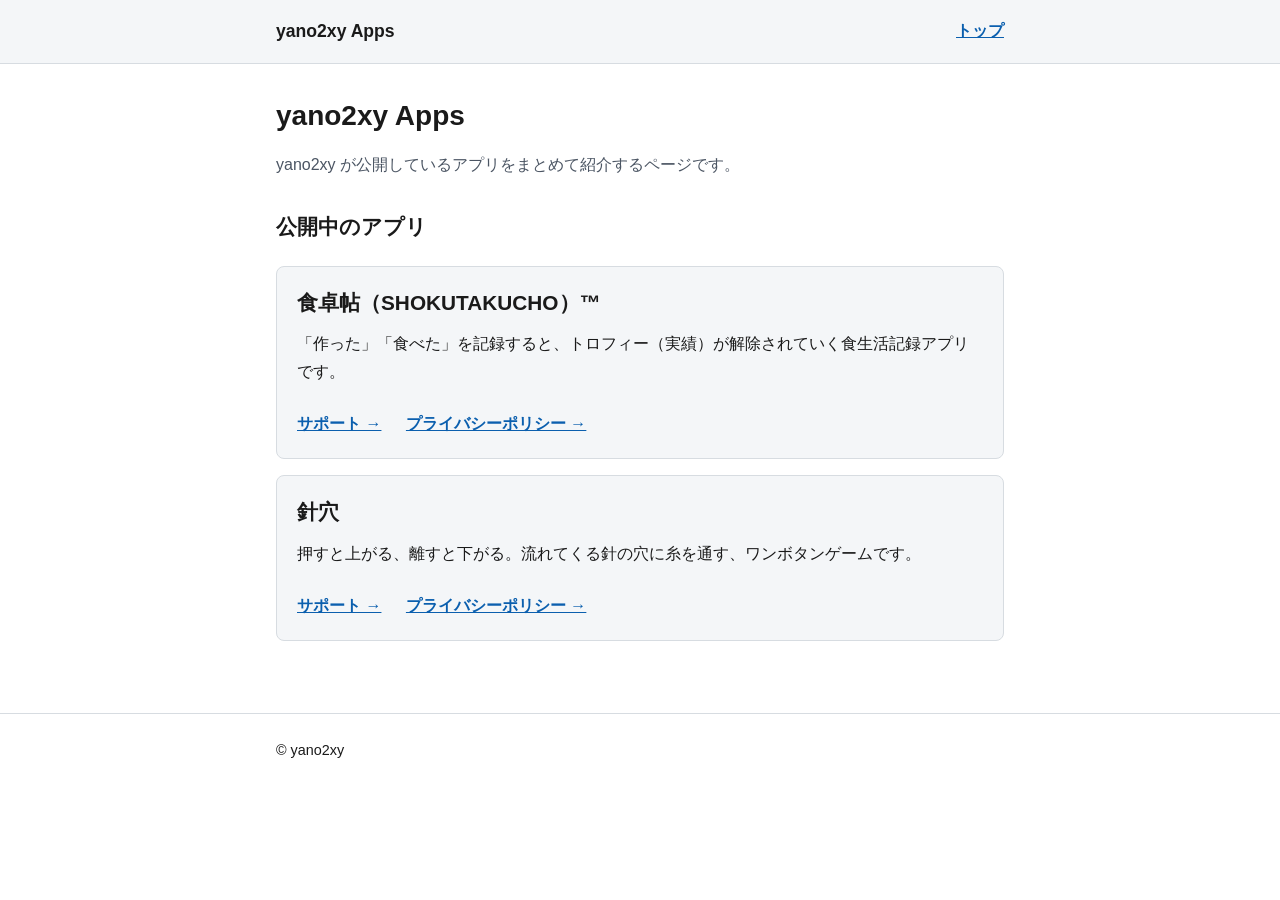
<file: index.html>
<!DOCTYPE html>
<html lang="ja">
<head>
<meta charset="UTF-8">
<meta name="viewport" content="width=device-width, initial-scale=1">
<title>yano2xy Apps</title>
<meta name="description" content="yano2xy が公開しているアプリの一覧ページです。">
<link rel="stylesheet" href="/assets/common.css">
</head>
<body>
<a class="skip-link" href="#main">本文へスキップ</a>

<header class="site-header">
  <div class="wrap">
    <a class="site-title" href="/">yano2xy Apps</a>
    <nav class="global-nav" aria-label="サイト内ナビゲーション">
      <ul>
        <li><a href="/" aria-current="page">トップ</a></li>
      </ul>
    </nav>
  </div>
</header>

<main id="main">
  <div class="wrap">
    <h1>yano2xy Apps</h1>
    <p class="lead">yano2xy が公開しているアプリをまとめて紹介するページです。</p>

    <h2>公開中のアプリ</h2>
    <ul class="app-list">
      <!-- アプリを追加する場合は、この <li class="app-card"> ブロックを複製してください -->
      <li class="app-card">
        <h2>食卓帖（SHOKUTAKUCHO）™</h2>
        <p>「作った」「食べた」を記録すると、トロフィー（実績）が解除されていく食生活記録アプリです。</p>
        <a class="app-card-link" href="/apps/shokutakucho/support/">サポート →</a>
        <a class="app-card-link" href="/apps/shokutakucho/privacy/">プライバシーポリシー →</a>
      </li>
      <li class="app-card">
        <h2>針穴</h2>
        <p>押すと上がる、離すと下がる。流れてくる針の穴に糸を通す、ワンボタンゲームです。</p>
        <a class="app-card-link" href="/apps/hariana/support/">サポート →</a>
        <a class="app-card-link" href="/apps/hariana/privacy/">プライバシーポリシー →</a>
      </li>
    </ul>
  </div>
</main>

<footer class="site-footer">
  <div class="wrap">
    <p>© yano2xy</p>
  </div>
</footer>
</body>
</html>
</file>
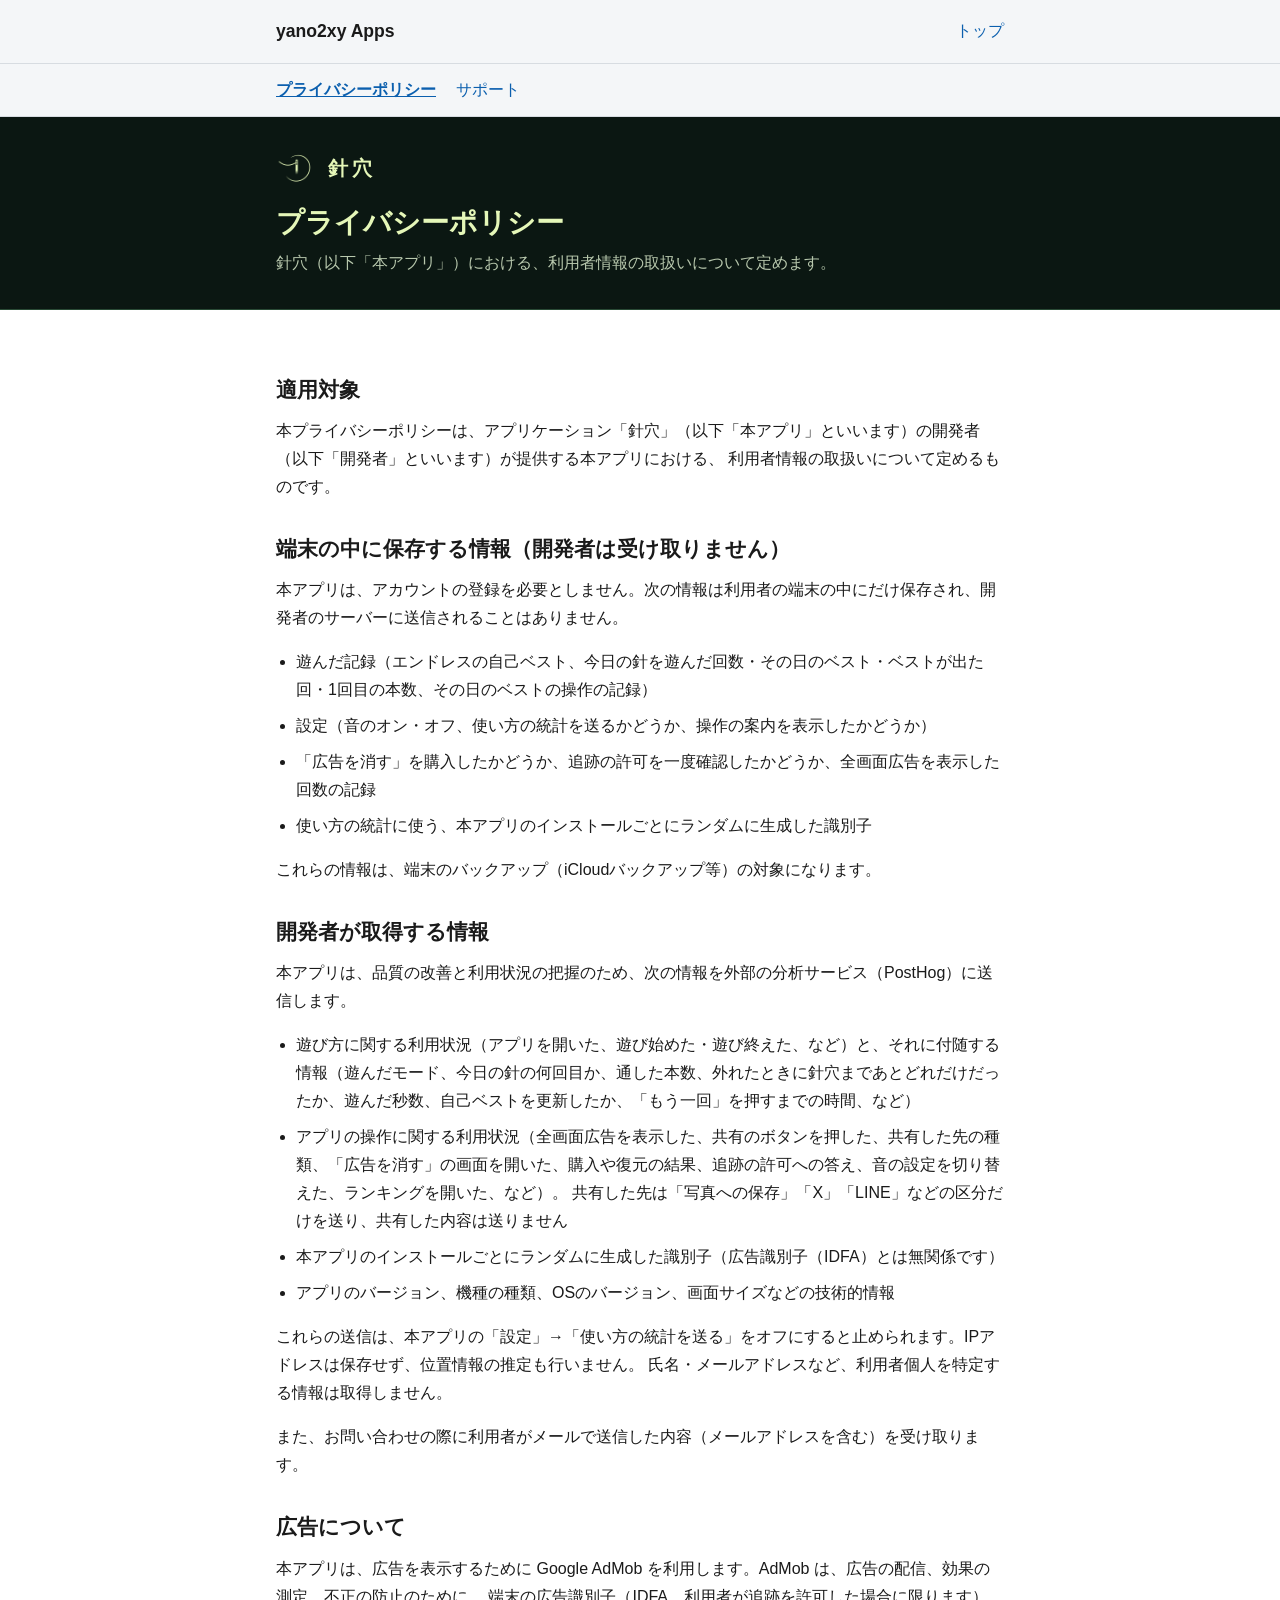
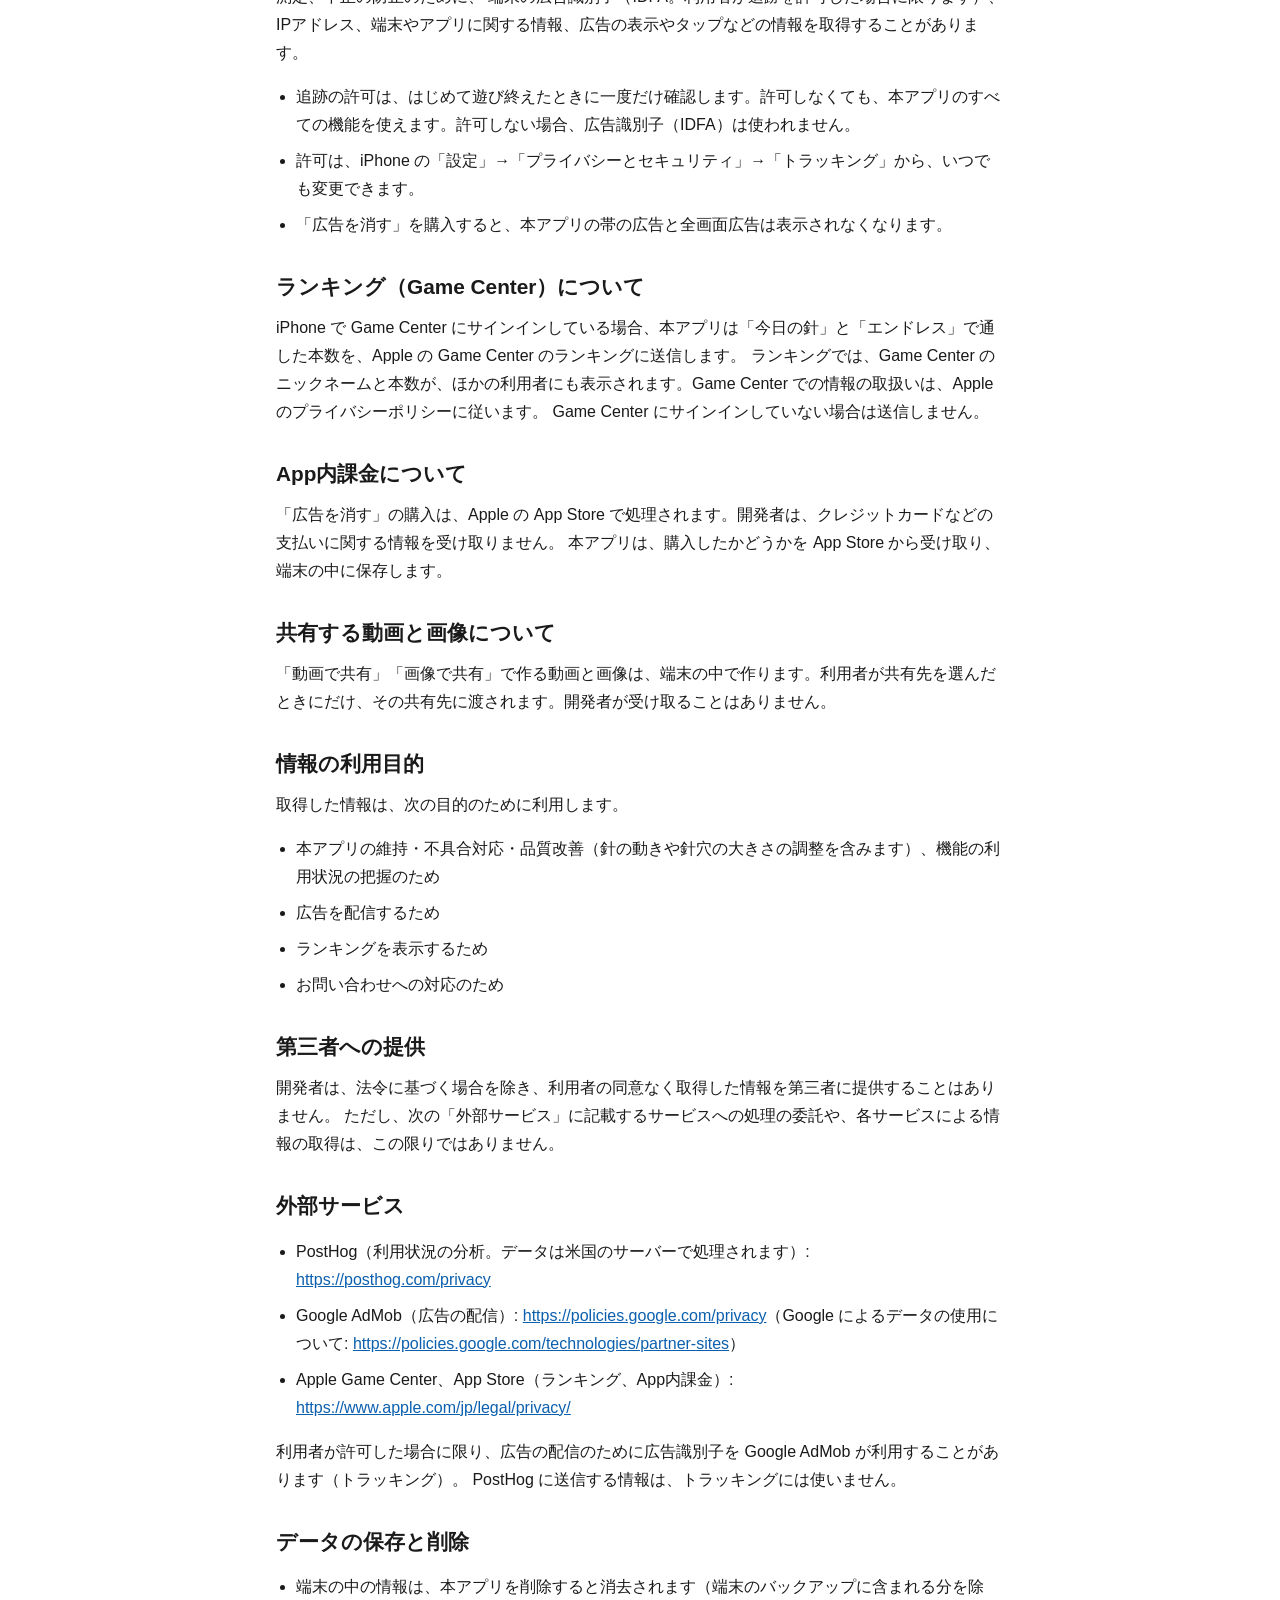
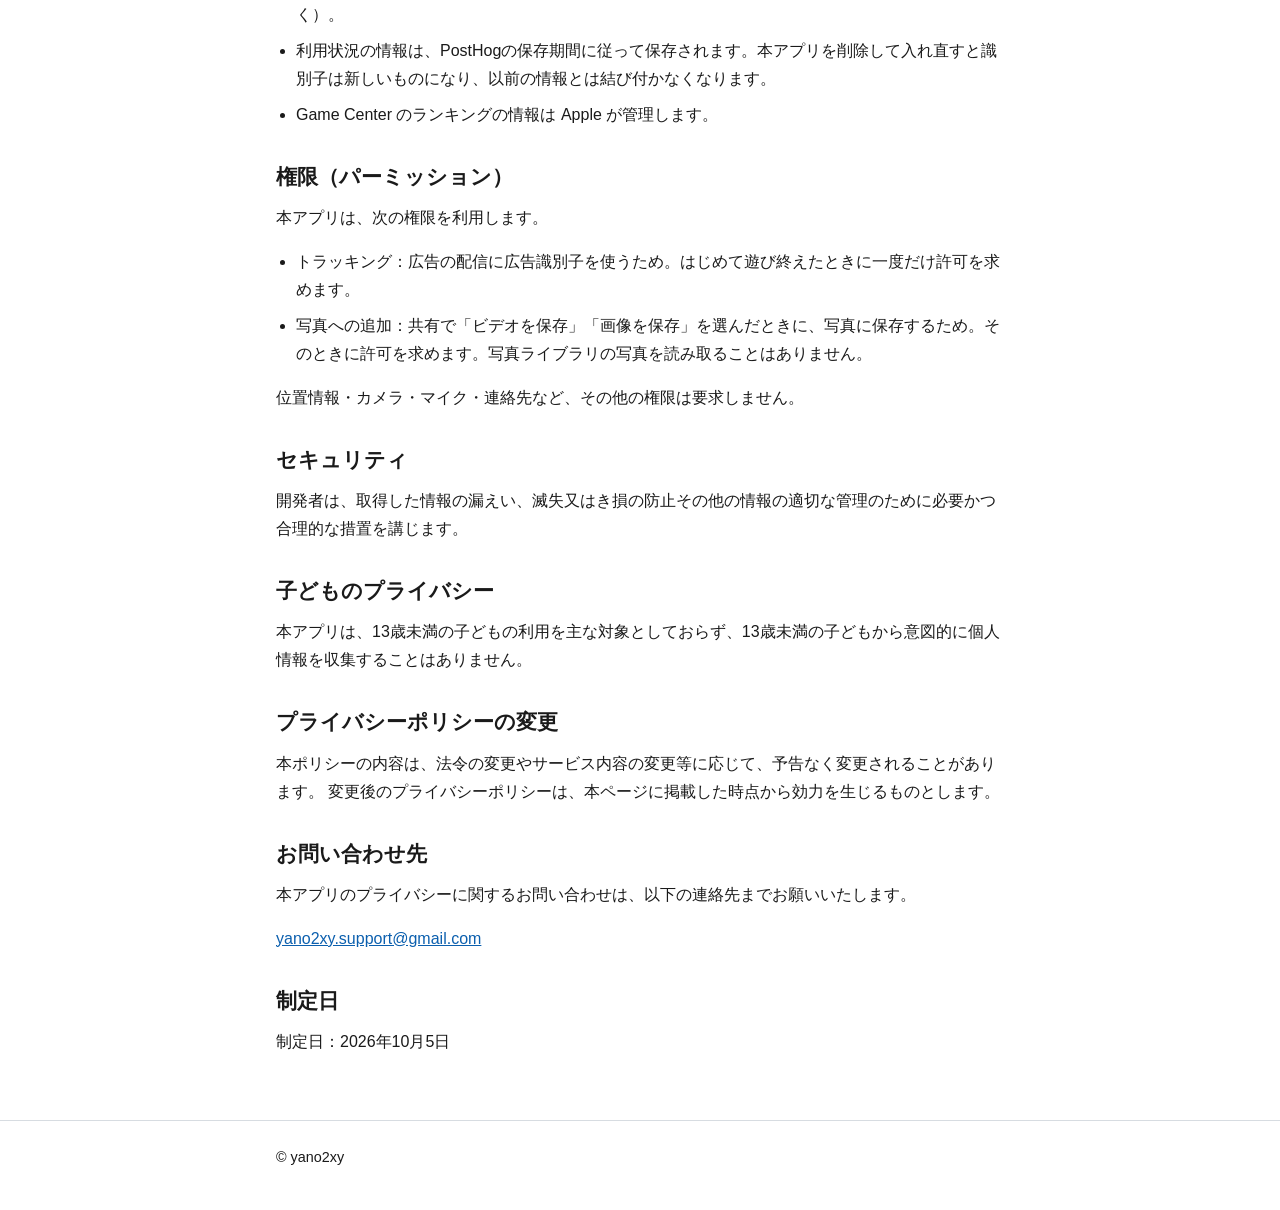
<file: apps/hariana/privacy/index.html>
<!DOCTYPE html>
<html lang="ja">
<head>
<meta charset="UTF-8">
<meta name="viewport" content="width=device-width, initial-scale=1">
<title>プライバシーポリシー | 針穴</title>
<meta name="description" content="針穴アプリのプライバシーポリシーです。端末の中に保存する情報、開発者が取得する情報、広告とランキング、利用目的、外部サービスについてまとめています。">
<link rel="icon" href="/apps/hariana/assets/brand/favicon.png" sizes="512x512">
<link rel="apple-touch-icon" href="/apps/hariana/assets/brand/app-icon.png">
<link rel="stylesheet" href="/assets/common.css">
<link rel="stylesheet" href="/apps/hariana/assets/app.css">
</head>
<body>
<a class="skip-link" href="#main">本文へスキップ</a>

<header class="site-header">
  <div class="wrap">
    <a class="site-title" href="/">yano2xy Apps</a>
    <nav class="global-nav" aria-label="サイト内ナビゲーション">
      <ul>
        <li><a href="/">トップ</a></li>
      </ul>
    </nav>
  </div>
</header>

<nav class="app-nav" aria-label="針穴 ページ内ナビゲーション">
  <div class="wrap">
    <ul>
      <li><a href="/apps/hariana/privacy/" aria-current="page">プライバシーポリシー</a></li>
      <li><a href="/apps/hariana/support/">サポート</a></li>
    </ul>
  </div>
</nav>

<section class="page-hero">
  <div class="wrap">
    <div class="page-hero-brand">
      <img src="/apps/hariana/assets/brand/app-icon.png" alt="">
      <span>針穴</span>
    </div>
    <h1>プライバシーポリシー</h1>
    <p class="lead">針穴（以下「本アプリ」）における、利用者情報の取扱いについて定めます。</p>
  </div>
</section>

<main id="main">
  <div class="wrap">

    <h2>適用対象</h2>
    <p>
      本プライバシーポリシーは、アプリケーション「針穴」（以下「本アプリ」といいます）の開発者（以下「開発者」といいます）が提供する本アプリにおける、
      利用者情報の取扱いについて定めるものです。
    </p>

    <h2>端末の中に保存する情報（開発者は受け取りません）</h2>
    <p>
      本アプリは、アカウントの登録を必要としません。次の情報は利用者の端末の中にだけ保存され、開発者のサーバーに送信されることはありません。
    </p>
    <ul class="link-list">
      <li>遊んだ記録（エンドレスの自己ベスト、今日の針を遊んだ回数・その日のベスト・ベストが出た回・1回目の本数、その日のベストの操作の記録）</li>
      <li>設定（音のオン・オフ、使い方の統計を送るかどうか、操作の案内を表示したかどうか）</li>
      <li>「広告を消す」を購入したかどうか、追跡の許可を一度確認したかどうか、全画面広告を表示した回数の記録</li>
      <li>使い方の統計に使う、本アプリのインストールごとにランダムに生成した識別子</li>
    </ul>
    <p>これらの情報は、端末のバックアップ（iCloudバックアップ等）の対象になります。</p>

    <h2>開発者が取得する情報</h2>
    <p>本アプリは、品質の改善と利用状況の把握のため、次の情報を外部の分析サービス（PostHog）に送信します。</p>
    <ul class="link-list">
      <li>
        遊び方に関する利用状況（アプリを開いた、遊び始めた・遊び終えた、など）と、それに付随する情報（遊んだモード、今日の針の何回目か、通した本数、外れたときに針穴まであとどれだけだったか、遊んだ秒数、自己ベストを更新したか、「もう一回」を押すまでの時間、など）
      </li>
      <li>
        アプリの操作に関する利用状況（全画面広告を表示した、共有のボタンを押した、共有した先の種類、「広告を消す」の画面を開いた、購入や復元の結果、追跡の許可への答え、音の設定を切り替えた、ランキングを開いた、など）。
        共有した先は「写真への保存」「X」「LINE」などの区分だけを送り、共有した内容は送りません
      </li>
      <li>本アプリのインストールごとにランダムに生成した識別子（広告識別子（IDFA）とは無関係です）</li>
      <li>アプリのバージョン、機種の種類、OSのバージョン、画面サイズなどの技術的情報</li>
    </ul>
    <p>
      これらの送信は、本アプリの「設定」→「使い方の統計を送る」をオフにすると止められます。IPアドレスは保存せず、位置情報の推定も行いません。
      氏名・メールアドレスなど、利用者個人を特定する情報は取得しません。
    </p>
    <p>また、お問い合わせの際に利用者がメールで送信した内容（メールアドレスを含む）を受け取ります。</p>

    <h2>広告について</h2>
    <p>
      本アプリは、広告を表示するために Google AdMob を利用します。AdMob は、広告の配信、効果の測定、不正の防止のために、
      端末の広告識別子（IDFA。利用者が追跡を許可した場合に限ります）、IPアドレス、端末やアプリに関する情報、広告の表示やタップなどの情報を取得することがあります。
    </p>
    <ul class="link-list">
      <li>追跡の許可は、はじめて遊び終えたときに一度だけ確認します。許可しなくても、本アプリのすべての機能を使えます。許可しない場合、広告識別子（IDFA）は使われません。</li>
      <li>許可は、iPhone の「設定」→「プライバシーとセキュリティ」→「トラッキング」から、いつでも変更できます。</li>
      <li>「広告を消す」を購入すると、本アプリの帯の広告と全画面広告は表示されなくなります。</li>
    </ul>

    <h2>ランキング（Game Center）について</h2>
    <p>
      iPhone で Game Center にサインインしている場合、本アプリは「今日の針」と「エンドレス」で通した本数を、Apple の Game Center のランキングに送信します。
      ランキングでは、Game Center のニックネームと本数が、ほかの利用者にも表示されます。Game Center での情報の取扱いは、Apple のプライバシーポリシーに従います。
      Game Center にサインインしていない場合は送信しません。
    </p>

    <h2>App内課金について</h2>
    <p>
      「広告を消す」の購入は、Apple の App Store で処理されます。開発者は、クレジットカードなどの支払いに関する情報を受け取りません。
      本アプリは、購入したかどうかを App Store から受け取り、端末の中に保存します。
    </p>

    <h2>共有する動画と画像について</h2>
    <p>
      「動画で共有」「画像で共有」で作る動画と画像は、端末の中で作ります。利用者が共有先を選んだときにだけ、その共有先に渡されます。開発者が受け取ることはありません。
    </p>

    <h2>情報の利用目的</h2>
    <p>取得した情報は、次の目的のために利用します。</p>
    <ul class="link-list">
      <li>本アプリの維持・不具合対応・品質改善（針の動きや針穴の大きさの調整を含みます）、機能の利用状況の把握のため</li>
      <li>広告を配信するため</li>
      <li>ランキングを表示するため</li>
      <li>お問い合わせへの対応のため</li>
    </ul>

    <h2>第三者への提供</h2>
    <p>
      開発者は、法令に基づく場合を除き、利用者の同意なく取得した情報を第三者に提供することはありません。
      ただし、次の「外部サービス」に記載するサービスへの処理の委託や、各サービスによる情報の取得は、この限りではありません。
    </p>

    <h2>外部サービス</h2>
    <ul class="link-list">
      <li>PostHog（利用状況の分析。データは米国のサーバーで処理されます）: <a href="https://posthog.com/privacy" target="_blank" rel="noopener noreferrer">https://posthog.com/privacy</a></li>
      <li>Google AdMob（広告の配信）: <a href="https://policies.google.com/privacy" target="_blank" rel="noopener noreferrer">https://policies.google.com/privacy</a>（Google によるデータの使用について: <a href="https://policies.google.com/technologies/partner-sites" target="_blank" rel="noopener noreferrer">https://policies.google.com/technologies/partner-sites</a>）</li>
      <li>Apple Game Center、App Store（ランキング、App内課金）: <a href="https://www.apple.com/jp/legal/privacy/" target="_blank" rel="noopener noreferrer">https://www.apple.com/jp/legal/privacy/</a></li>
    </ul>
    <p>
      利用者が許可した場合に限り、広告の配信のために広告識別子を Google AdMob が利用することがあります（トラッキング）。
      PostHog に送信する情報は、トラッキングには使いません。
    </p>

    <h2>データの保存と削除</h2>
    <ul class="link-list">
      <li>端末の中の情報は、本アプリを削除すると消去されます（端末のバックアップに含まれる分を除く）。</li>
      <li>利用状況の情報は、PostHogの保存期間に従って保存されます。本アプリを削除して入れ直すと識別子は新しいものになり、以前の情報とは結び付かなくなります。</li>
      <li>Game Center のランキングの情報は Apple が管理します。</li>
    </ul>

    <h2>権限（パーミッション）</h2>
    <p>本アプリは、次の権限を利用します。</p>
    <ul class="link-list">
      <li>トラッキング：広告の配信に広告識別子を使うため。はじめて遊び終えたときに一度だけ許可を求めます。</li>
      <li>写真への追加：共有で「ビデオを保存」「画像を保存」を選んだときに、写真に保存するため。そのときに許可を求めます。写真ライブラリの写真を読み取ることはありません。</li>
    </ul>
    <p>位置情報・カメラ・マイク・連絡先など、その他の権限は要求しません。</p>

    <h2>セキュリティ</h2>
    <p>
      開発者は、取得した情報の漏えい、滅失又はき損の防止その他の情報の適切な管理のために必要かつ合理的な措置を講じます。
    </p>

    <h2>子どものプライバシー</h2>
    <p>
      本アプリは、13歳未満の子どもの利用を主な対象としておらず、13歳未満の子どもから意図的に個人情報を収集することはありません。
    </p>

    <h2>プライバシーポリシーの変更</h2>
    <p>
      本ポリシーの内容は、法令の変更やサービス内容の変更等に応じて、予告なく変更されることがあります。
      変更後のプライバシーポリシーは、本ページに掲載した時点から効力を生じるものとします。
    </p>

    <h2>お問い合わせ先</h2>
    <p>本アプリのプライバシーに関するお問い合わせは、以下の連絡先までお願いいたします。</p>
    <p><a href="mailto:yano2xy.support@gmail.com">yano2xy.support@gmail.com</a></p>

    <h2>制定日</h2>
    <p>制定日：2026年10月5日</p>
  </div>
</main>

<footer class="site-footer">
  <div class="wrap">
    <p>© yano2xy</p>
  </div>
</footer>
</body>
</html>
</file>
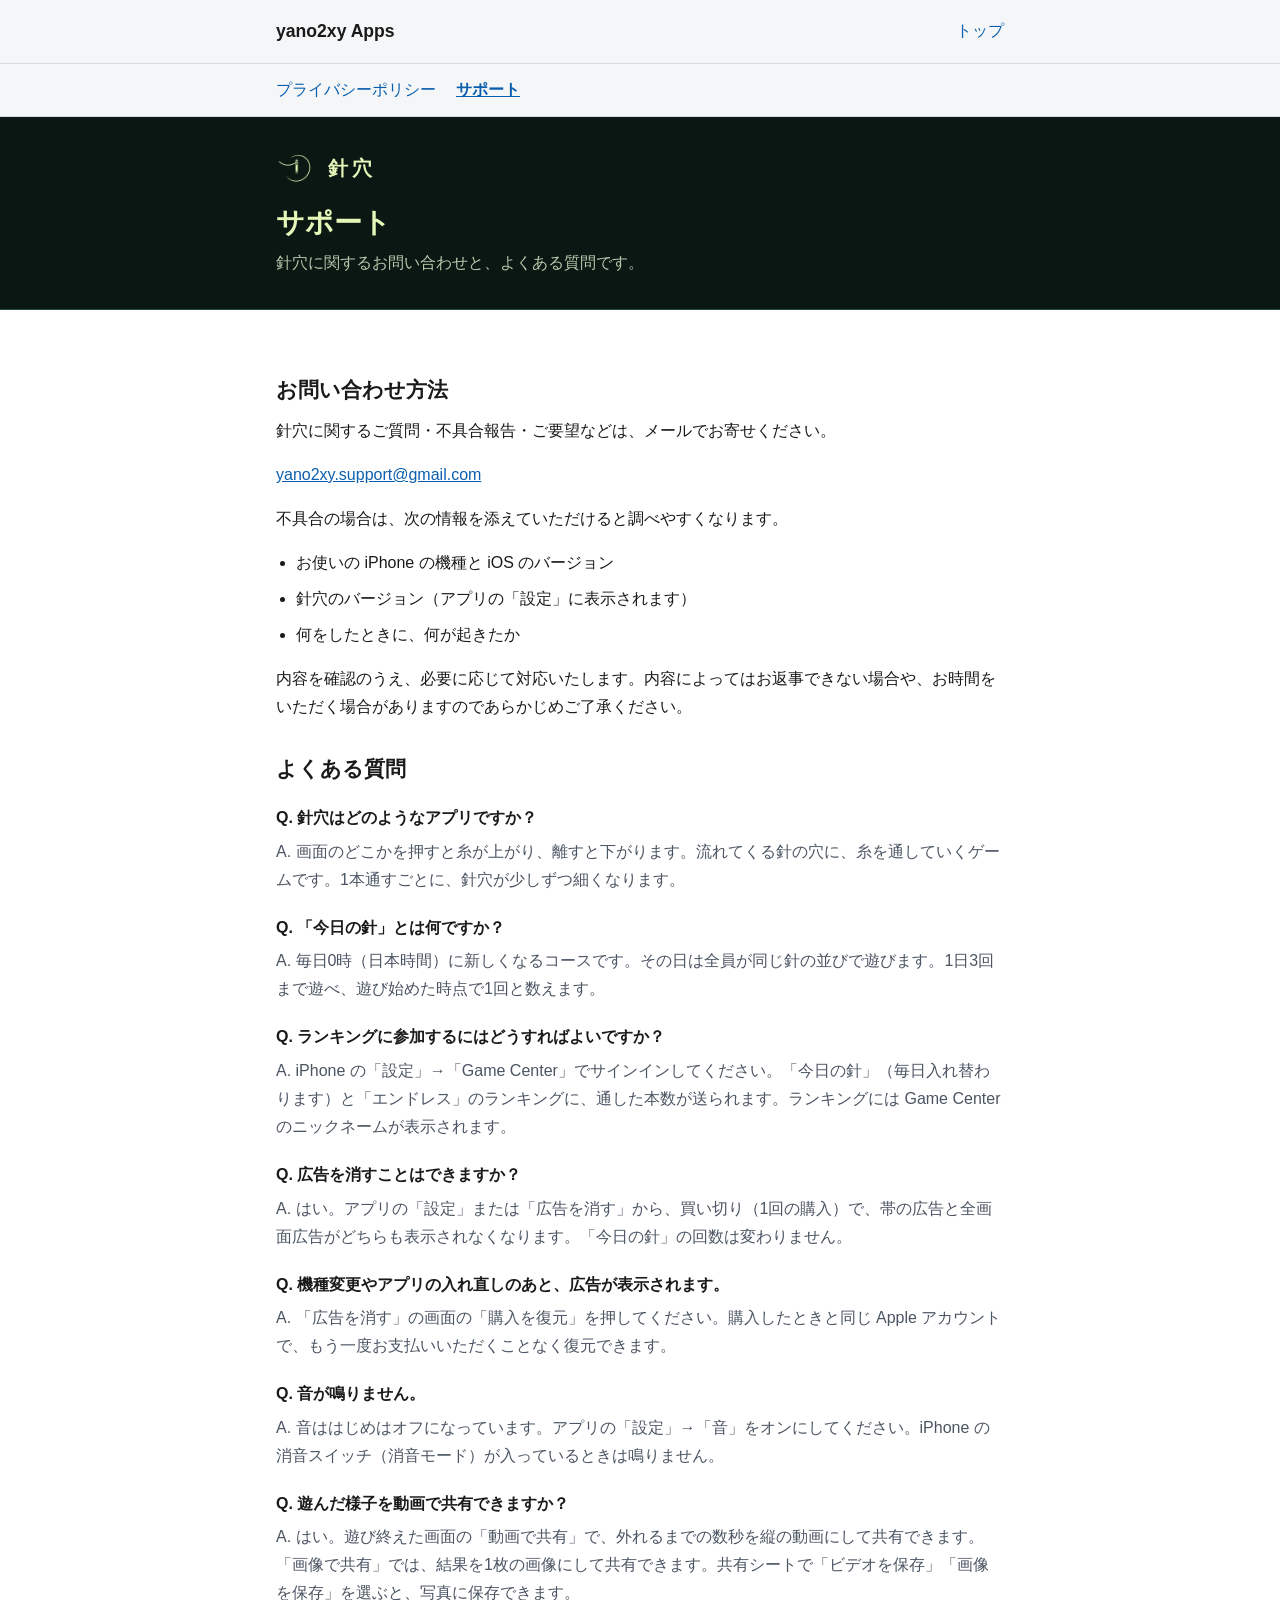
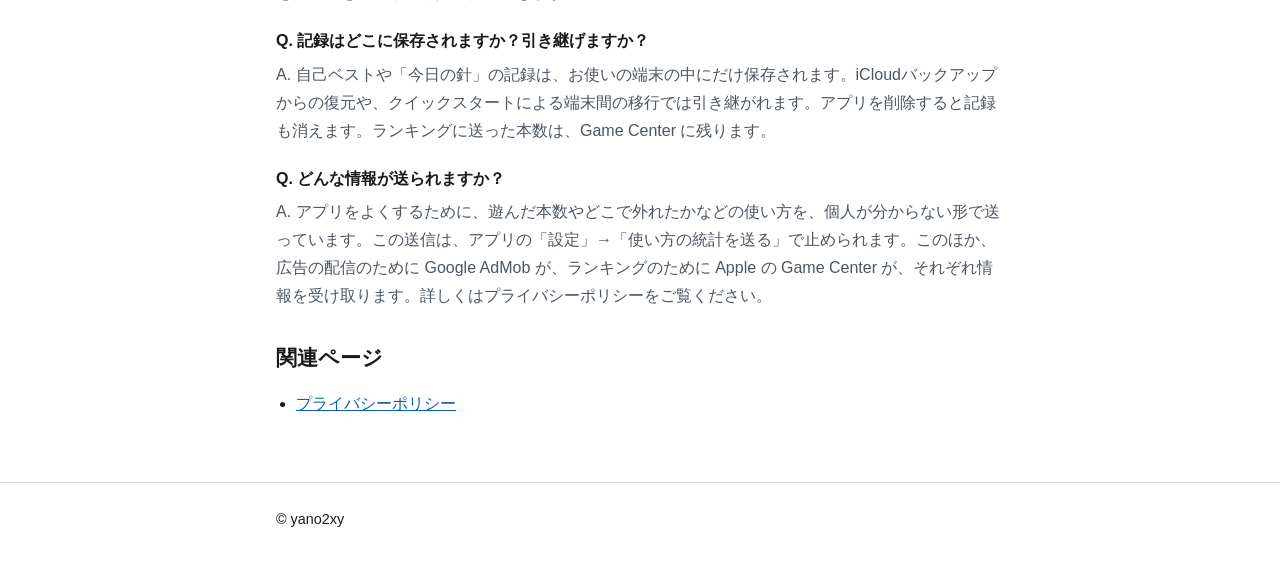
<file: apps/hariana/support/index.html>
<!DOCTYPE html>
<html lang="ja">
<head>
<meta charset="UTF-8">
<meta name="viewport" content="width=device-width, initial-scale=1">
<title>サポート | 針穴</title>
<meta name="description" content="針穴アプリのサポートページです。お問い合わせの方法と、よくある質問をまとめています。">
<link rel="icon" href="/apps/hariana/assets/brand/favicon.png" sizes="512x512">
<link rel="apple-touch-icon" href="/apps/hariana/assets/brand/app-icon.png">
<link rel="stylesheet" href="/assets/common.css">
<link rel="stylesheet" href="/apps/hariana/assets/app.css">
</head>
<body>
<a class="skip-link" href="#main">本文へスキップ</a>

<header class="site-header">
  <div class="wrap">
    <a class="site-title" href="/">yano2xy Apps</a>
    <nav class="global-nav" aria-label="サイト内ナビゲーション">
      <ul>
        <li><a href="/">トップ</a></li>
      </ul>
    </nav>
  </div>
</header>

<nav class="app-nav" aria-label="針穴 ページ内ナビゲーション">
  <div class="wrap">
    <ul>
      <li><a href="/apps/hariana/privacy/">プライバシーポリシー</a></li>
      <li><a href="/apps/hariana/support/" aria-current="page">サポート</a></li>
    </ul>
  </div>
</nav>

<section class="page-hero">
  <div class="wrap">
    <div class="page-hero-brand">
      <img src="/apps/hariana/assets/brand/app-icon.png" alt="">
      <span>針穴</span>
    </div>
    <h1>サポート</h1>
    <p class="lead">針穴に関するお問い合わせと、よくある質問です。</p>
  </div>
</section>

<main id="main">
  <div class="wrap">

    <h2>お問い合わせ方法</h2>
    <p>
      針穴に関するご質問・不具合報告・ご要望などは、メールでお寄せください。
    </p>
    <p><a href="mailto:yano2xy.support@gmail.com">yano2xy.support@gmail.com</a></p>
    <p>不具合の場合は、次の情報を添えていただけると調べやすくなります。</p>
    <ul class="link-list">
      <li>お使いの iPhone の機種と iOS のバージョン</li>
      <li>針穴のバージョン（アプリの「設定」に表示されます）</li>
      <li>何をしたときに、何が起きたか</li>
    </ul>
    <p>
      内容を確認のうえ、必要に応じて対応いたします。内容によってはお返事できない場合や、お時間をいただく場合がありますのであらかじめご了承ください。
    </p>

    <h2>よくある質問</h2>
    <dl class="faq">
      <dt>Q. 針穴はどのようなアプリですか？</dt>
      <dd>A. 画面のどこかを押すと糸が上がり、離すと下がります。流れてくる針の穴に、糸を通していくゲームです。1本通すごとに、針穴が少しずつ細くなります。</dd>

      <dt>Q. 「今日の針」とは何ですか？</dt>
      <dd>A. 毎日0時（日本時間）に新しくなるコースです。その日は全員が同じ針の並びで遊びます。1日3回まで遊べ、遊び始めた時点で1回と数えます。</dd>

      <dt>Q. ランキングに参加するにはどうすればよいですか？</dt>
      <dd>A. iPhone の「設定」→「Game Center」でサインインしてください。「今日の針」（毎日入れ替わります）と「エンドレス」のランキングに、通した本数が送られます。ランキングには Game Center のニックネームが表示されます。</dd>

      <dt>Q. 広告を消すことはできますか？</dt>
      <dd>A. はい。アプリの「設定」または「広告を消す」から、買い切り（1回の購入）で、帯の広告と全画面広告がどちらも表示されなくなります。「今日の針」の回数は変わりません。</dd>

      <dt>Q. 機種変更やアプリの入れ直しのあと、広告が表示されます。</dt>
      <dd>A. 「広告を消す」の画面の「購入を復元」を押してください。購入したときと同じ Apple アカウントで、もう一度お支払いいただくことなく復元できます。</dd>

      <dt>Q. 音が鳴りません。</dt>
      <dd>A. 音ははじめはオフになっています。アプリの「設定」→「音」をオンにしてください。iPhone の消音スイッチ（消音モード）が入っているときは鳴りません。</dd>

      <dt>Q. 遊んだ様子を動画で共有できますか？</dt>
      <dd>A. はい。遊び終えた画面の「動画で共有」で、外れるまでの数秒を縦の動画にして共有できます。「画像で共有」では、結果を1枚の画像にして共有できます。共有シートで「ビデオを保存」「画像を保存」を選ぶと、写真に保存できます。</dd>

      <dt>Q. 記録はどこに保存されますか？引き継げますか？</dt>
      <dd>A. 自己ベストや「今日の針」の記録は、お使いの端末の中にだけ保存されます。iCloudバックアップからの復元や、クイックスタートによる端末間の移行では引き継がれます。アプリを削除すると記録も消えます。ランキングに送った本数は、Game Center に残ります。</dd>

      <dt>Q. どんな情報が送られますか？</dt>
      <dd>A. アプリをよくするために、遊んだ本数やどこで外れたかなどの使い方を、個人が分からない形で送っています。この送信は、アプリの「設定」→「使い方の統計を送る」で止められます。このほか、広告の配信のために Google AdMob が、ランキングのために Apple の Game Center が、それぞれ情報を受け取ります。詳しくはプライバシーポリシーをご覧ください。</dd>
    </dl>

    <h2>関連ページ</h2>
    <ul class="link-list">
      <li><a href="/apps/hariana/privacy/">プライバシーポリシー</a></li>
    </ul>
  </div>
</main>

<footer class="site-footer">
  <div class="wrap">
    <p>© yano2xy</p>
  </div>
</footer>
</body>
</html>
</file>
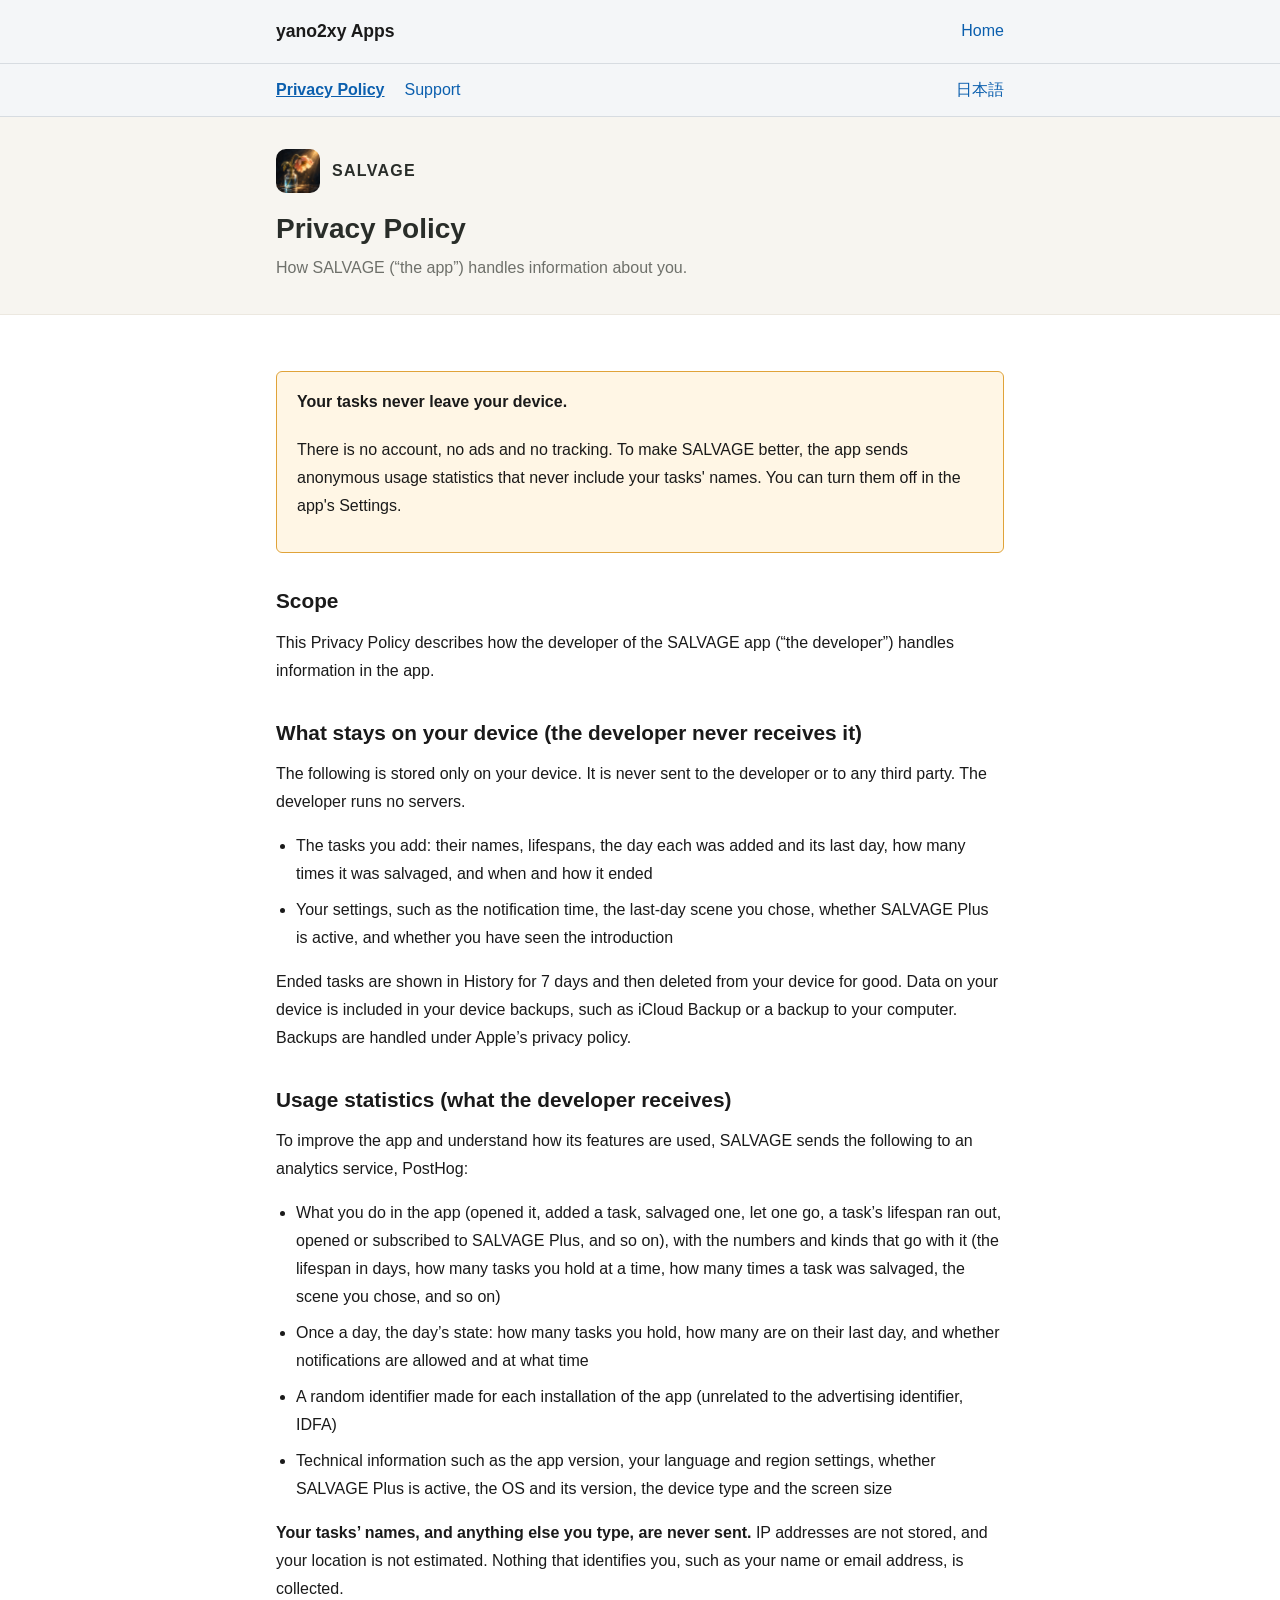
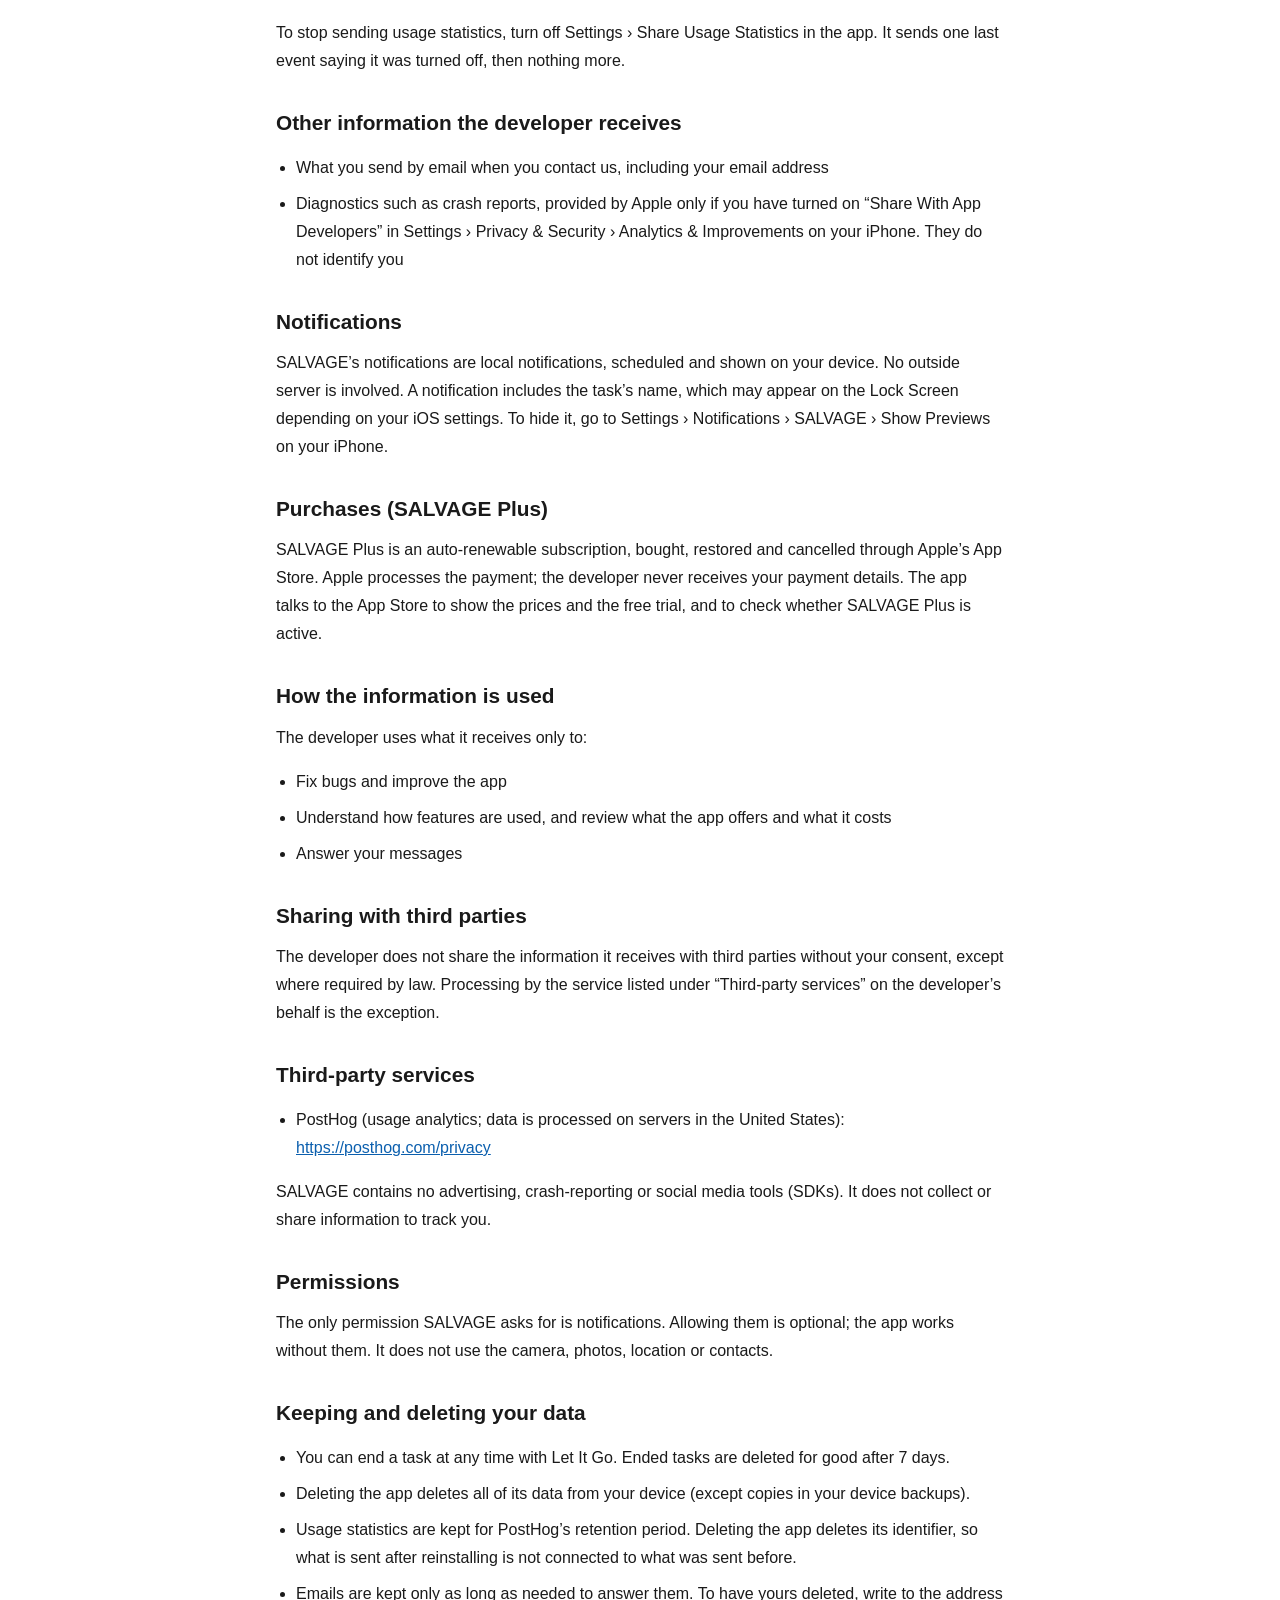
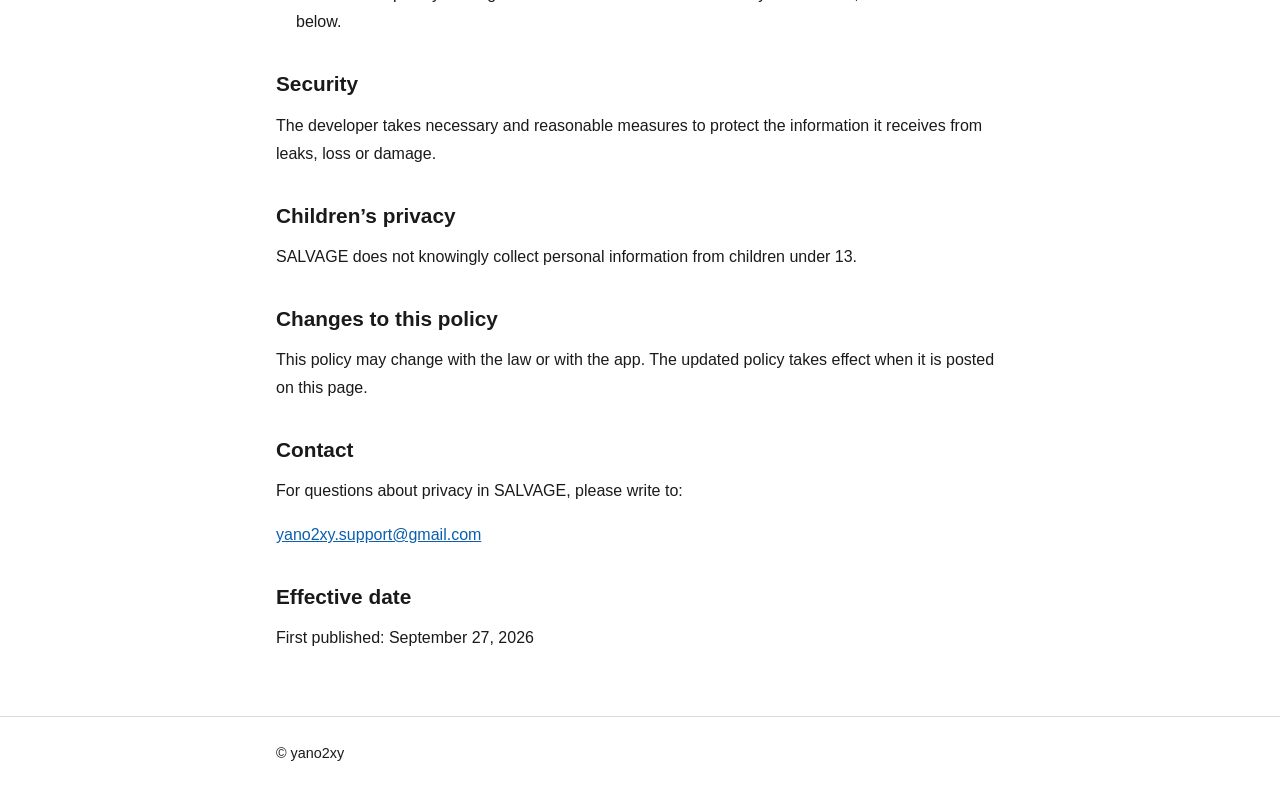
<file: apps/salvage/privacy/index.html>
<!DOCTYPE html>
<html lang="en">
<head>
<meta charset="UTF-8">
<meta name="viewport" content="width=device-width, initial-scale=1">
<title>Privacy Policy | SALVAGE</title>
<meta name="description" content="Privacy Policy for the SALVAGE app. Your tasks never leave your device. This page explains what stays on your device, the anonymous usage statistics, and how notifications and purchases work.">
<link rel="icon" href="/apps/salvage/assets/favicon.png" sizes="64x64">
<link rel="apple-touch-icon" href="/apps/salvage/assets/app-icon.png">
<link rel="alternate" hreflang="en" href="https://yano2xy.github.io/apps/salvage/privacy/">
<link rel="alternate" hreflang="ja" href="https://yano2xy.github.io/apps/salvage/ja/privacy/">
<link rel="stylesheet" href="/assets/common.css">
<link rel="stylesheet" href="/apps/salvage/assets/app.css">
</head>
<body>
<a class="skip-link" href="#main">Skip to content</a>

<header class="site-header">
  <div class="wrap">
    <a class="site-title" href="/">yano2xy Apps</a>
    <nav class="global-nav" aria-label="Site">
      <ul>
        <li><a href="/">Home</a></li>
      </ul>
    </nav>
  </div>
</header>

<nav class="app-nav" aria-label="SALVAGE">
  <div class="wrap">
    <ul>
      <li><a href="/apps/salvage/privacy/" aria-current="page">Privacy Policy</a></li>
      <li><a href="/apps/salvage/support/">Support</a></li>
      <li class="lang"><a href="/apps/salvage/ja/privacy/" hreflang="ja" lang="ja">日本語</a></li>
    </ul>
  </div>
</nav>

<section class="page-hero">
  <div class="wrap">
    <div class="page-hero-app"><img src="/apps/salvage/assets/app-icon.png" alt="">SALVAGE</div>
    <h1>Privacy Policy</h1>
    <p class="lead">How SALVAGE (“the app”) handles information about you.</p>
  </div>
</section>

<main id="main">
  <div class="wrap">

    <div class="notice">
      <p><strong>Your tasks never leave your device.</strong></p>
      <p>There is no account, no ads and no tracking. To make SALVAGE better, the app sends anonymous usage statistics that never include your tasks' names. You can turn them off in the app's Settings.</p>
    </div>

    <h2>Scope</h2>
    <p>This Privacy Policy describes how the developer of the SALVAGE app (“the developer”) handles information in the app.</p>

    <h2>What stays on your device (the developer never receives it)</h2>
    <p>The following is stored only on your device. It is never sent to the developer or to any third party. The developer runs no servers.</p>
    <ul class="link-list">
      <li>The tasks you add: their names, lifespans, the day each was added and its last day, how many times it was salvaged, and when and how it ended</li>
      <li>Your settings, such as the notification time, the last-day scene you chose, whether SALVAGE Plus is active, and whether you have seen the introduction</li>
    </ul>
    <p>
      Ended tasks are shown in History for 7 days and then deleted from your device for good.
      Data on your device is included in your device backups, such as iCloud Backup or a backup to your computer. Backups are handled under Apple’s privacy policy.
    </p>

    <h2>Usage statistics (what the developer receives)</h2>
    <p>To improve the app and understand how its features are used, SALVAGE sends the following to an analytics service, PostHog:</p>
    <ul class="link-list">
      <li>What you do in the app (opened it, added a task, salvaged one, let one go, a task’s lifespan ran out, opened or subscribed to SALVAGE Plus, and so on), with the numbers and kinds that go with it (the lifespan in days, how many tasks you hold at a time, how many times a task was salvaged, the scene you chose, and so on)</li>
      <li>Once a day, the day’s state: how many tasks you hold, how many are on their last day, and whether notifications are allowed and at what time</li>
      <li>A random identifier made for each installation of the app (unrelated to the advertising identifier, IDFA)</li>
      <li>Technical information such as the app version, your language and region settings, whether SALVAGE Plus is active, the OS and its version, the device type and the screen size</li>
    </ul>
    <p>
      <strong>Your tasks’ names, and anything else you type, are never sent.</strong> IP addresses are not stored, and your location is not estimated. Nothing that identifies you, such as your name or email address, is collected.
    </p>
    <p>To stop sending usage statistics, turn off Settings › Share Usage Statistics in the app. It sends one last event saying it was turned off, then nothing more.</p>

    <h2>Other information the developer receives</h2>
    <ul class="link-list">
      <li>What you send by email when you contact us, including your email address</li>
      <li>Diagnostics such as crash reports, provided by Apple only if you have turned on “Share With App Developers” in Settings › Privacy &amp; Security › Analytics &amp; Improvements on your iPhone. They do not identify you</li>
    </ul>

    <h2>Notifications</h2>
    <p>
      SALVAGE’s notifications are local notifications, scheduled and shown on your device. No outside server is involved.
      A notification includes the task’s name, which may appear on the Lock Screen depending on your iOS settings. To hide it, go to Settings › Notifications › SALVAGE › Show Previews on your iPhone.
    </p>

    <h2>Purchases (SALVAGE Plus)</h2>
    <p>
      SALVAGE Plus is an auto-renewable subscription, bought, restored and cancelled through Apple’s App Store. Apple processes the payment; the developer never receives your payment details.
      The app talks to the App Store to show the prices and the free trial, and to check whether SALVAGE Plus is active.
    </p>

    <h2>How the information is used</h2>
    <p>The developer uses what it receives only to:</p>
    <ul class="link-list">
      <li>Fix bugs and improve the app</li>
      <li>Understand how features are used, and review what the app offers and what it costs</li>
      <li>Answer your messages</li>
    </ul>

    <h2>Sharing with third parties</h2>
    <p>The developer does not share the information it receives with third parties without your consent, except where required by law. Processing by the service listed under “Third-party services” on the developer’s behalf is the exception.</p>

    <h2>Third-party services</h2>
    <ul class="link-list">
      <li>PostHog (usage analytics; data is processed on servers in the United States): <a href="https://posthog.com/privacy" target="_blank" rel="noopener noreferrer">https://posthog.com/privacy</a></li>
    </ul>
    <p>
      SALVAGE contains no advertising, crash-reporting or social media tools (SDKs).
      It does not collect or share information to track you.
    </p>

    <h2>Permissions</h2>
    <p>The only permission SALVAGE asks for is notifications. Allowing them is optional; the app works without them. It does not use the camera, photos, location or contacts.</p>

    <h2>Keeping and deleting your data</h2>
    <ul class="link-list">
      <li>You can end a task at any time with Let It Go. Ended tasks are deleted for good after 7 days.</li>
      <li>Deleting the app deletes all of its data from your device (except copies in your device backups).</li>
      <li>Usage statistics are kept for PostHog’s retention period. Deleting the app deletes its identifier, so what is sent after reinstalling is not connected to what was sent before.</li>
      <li>Emails are kept only as long as needed to answer them. To have yours deleted, write to the address below.</li>
    </ul>

    <h2>Security</h2>
    <p>The developer takes necessary and reasonable measures to protect the information it receives from leaks, loss or damage.</p>

    <h2>Children’s privacy</h2>
    <p>SALVAGE does not knowingly collect personal information from children under 13.</p>

    <h2>Changes to this policy</h2>
    <p>This policy may change with the law or with the app. The updated policy takes effect when it is posted on this page.</p>

    <h2>Contact</h2>
    <p>For questions about privacy in SALVAGE, please write to:</p>
    <p><a href="mailto:yano2xy.support@gmail.com">yano2xy.support@gmail.com</a></p>

    <h2>Effective date</h2>
    <p>First published: September 27, 2026</p>
  </div>
</main>

<footer class="site-footer">
  <div class="wrap">
    <p>© yano2xy</p>
  </div>
</footer>
</body>
</html>
</file>
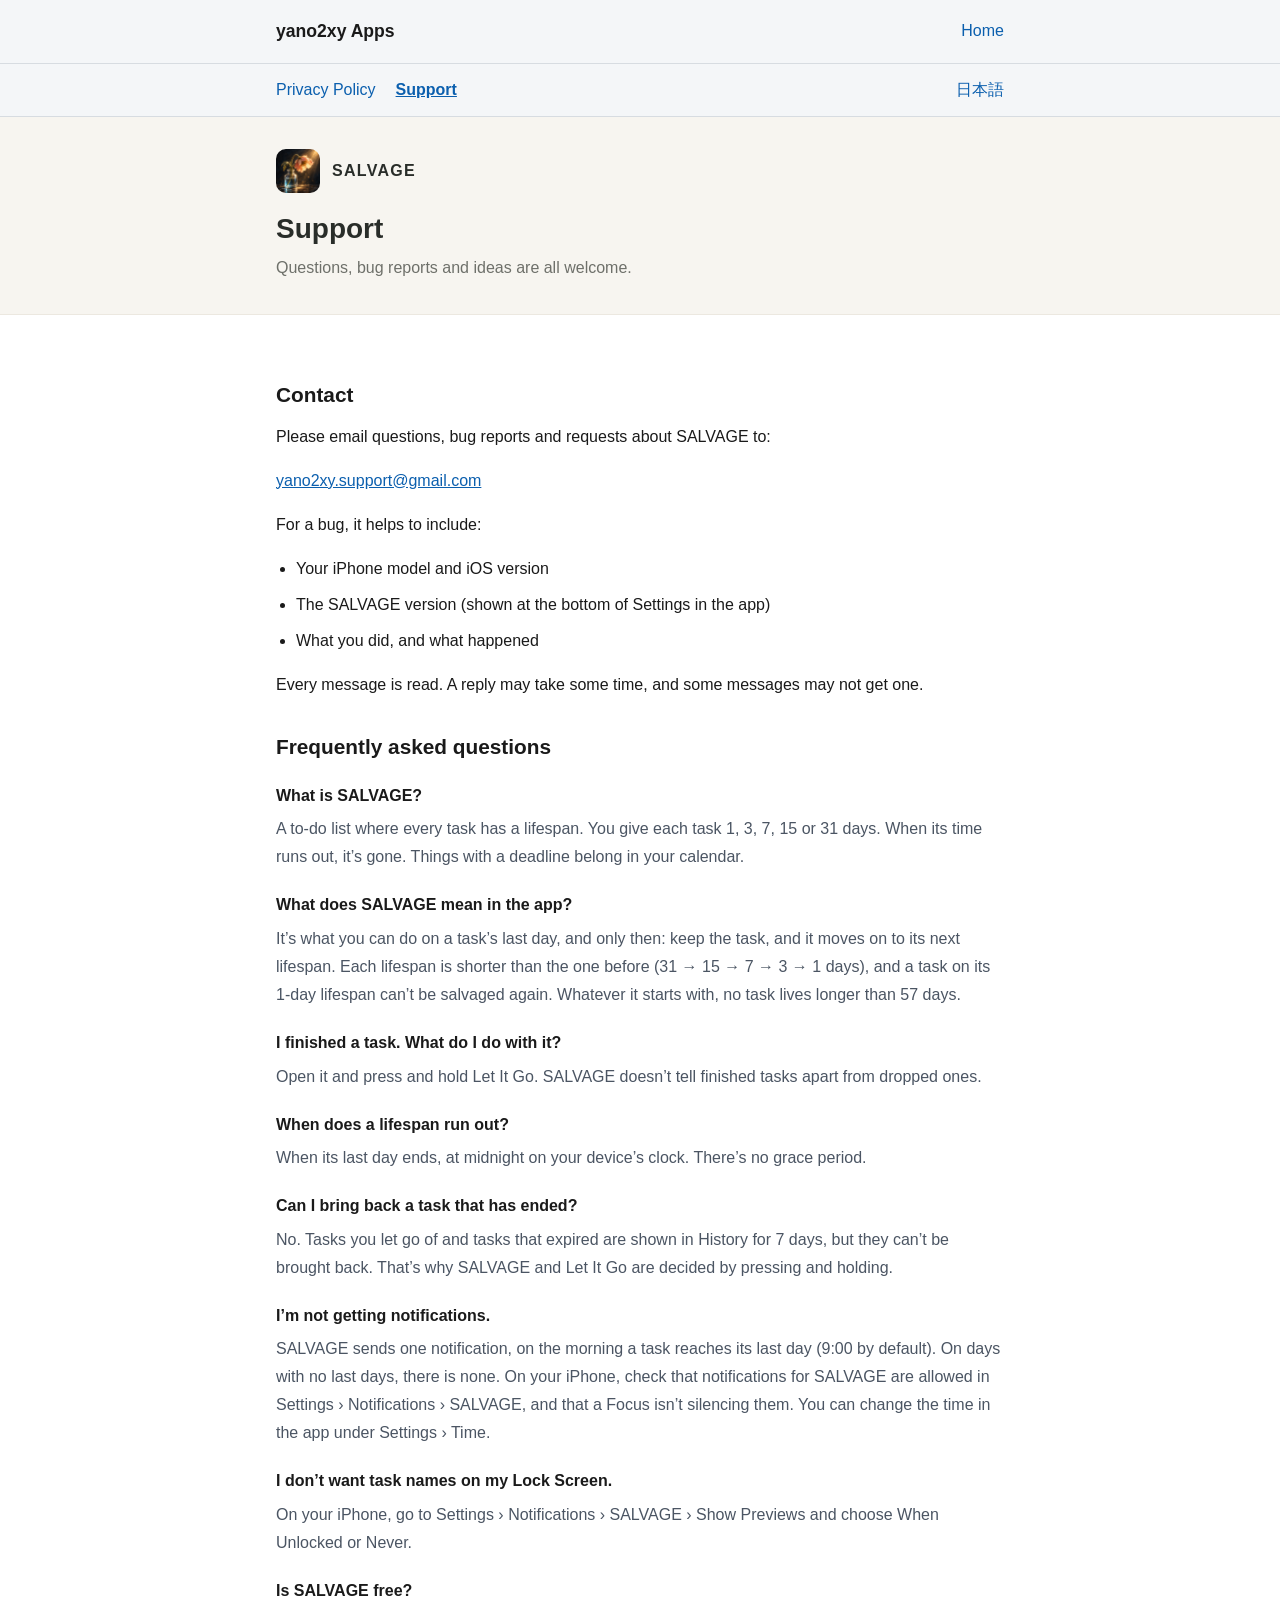
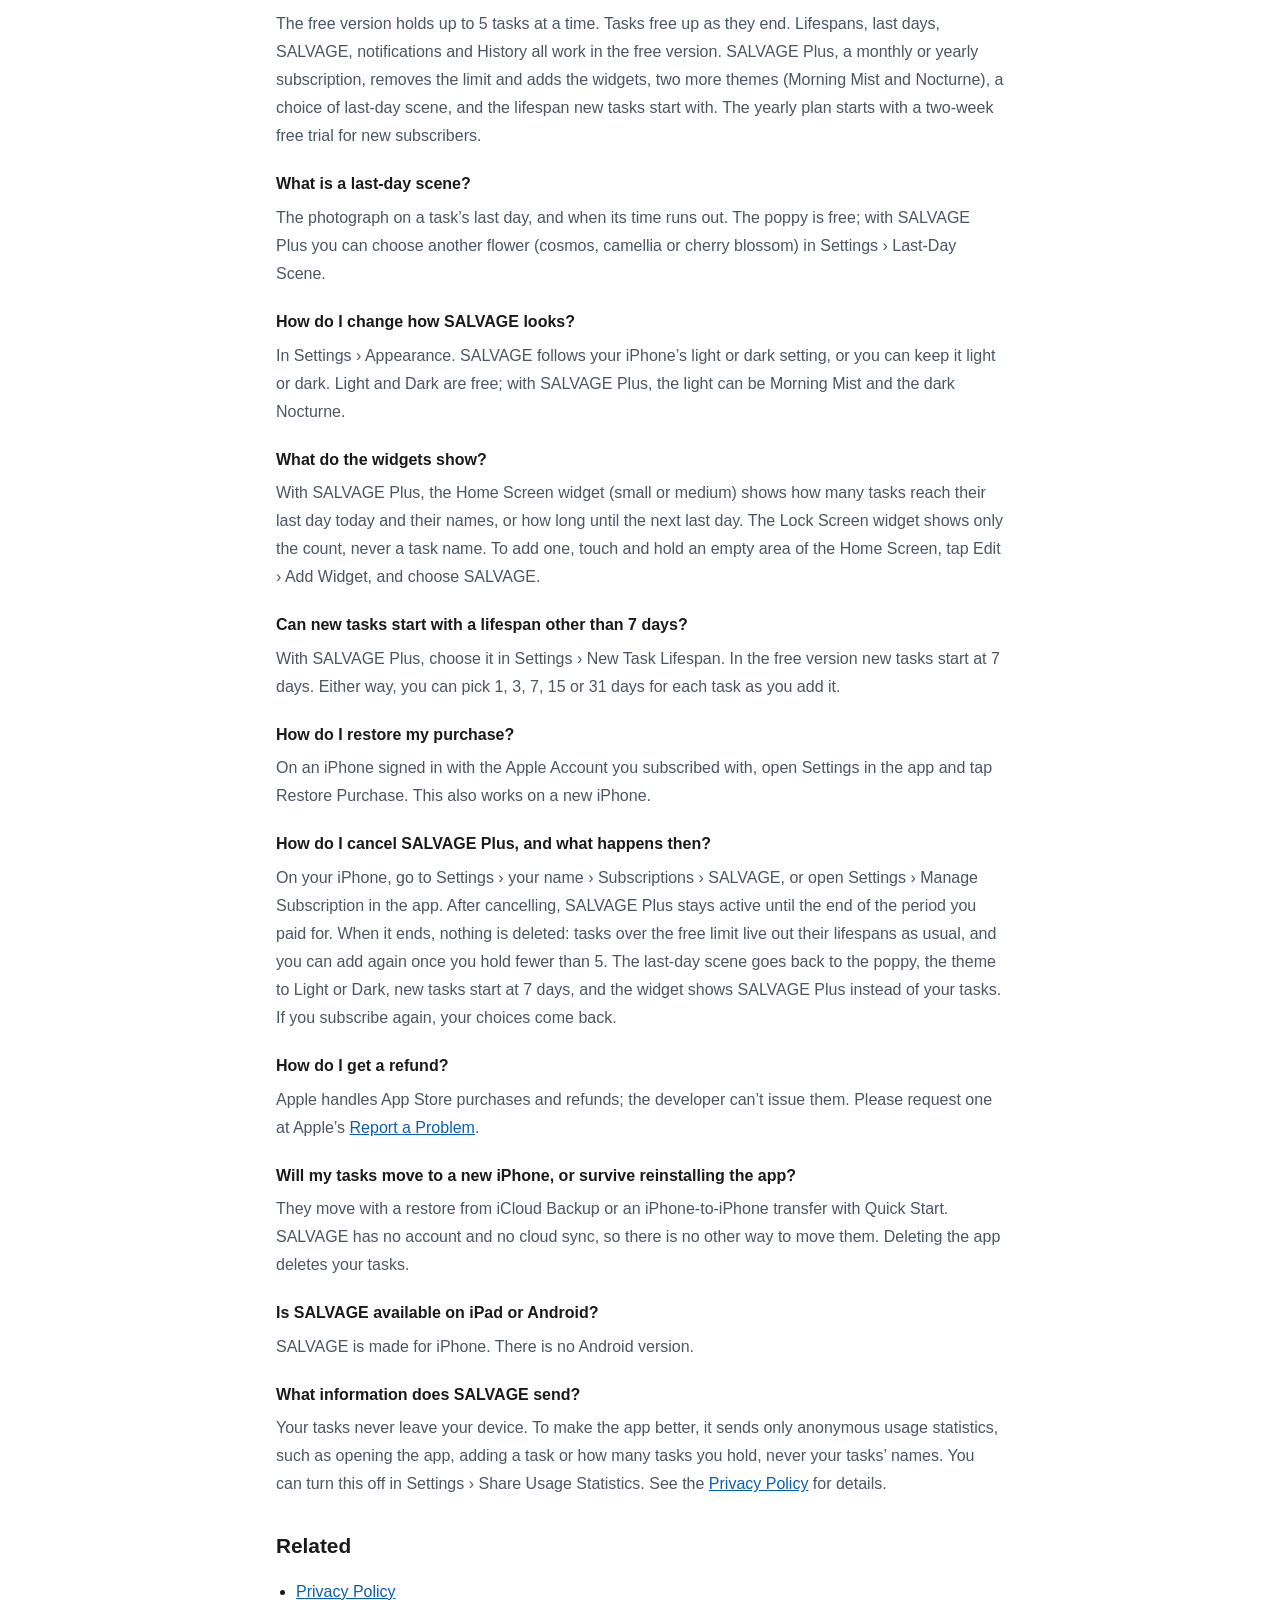
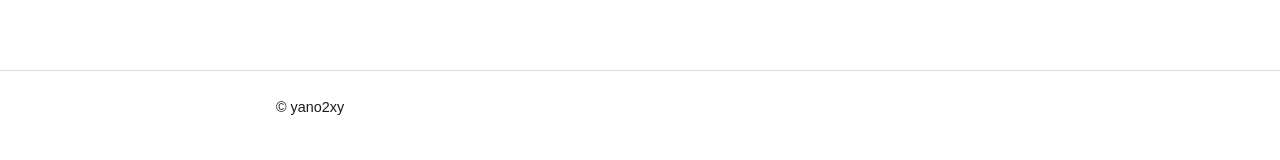
<file: apps/salvage/support/index.html>
<!DOCTYPE html>
<html lang="en">
<head>
<meta charset="UTF-8">
<meta name="viewport" content="width=device-width, initial-scale=1">
<title>Support | SALVAGE</title>
<meta name="description" content="Support for the SALVAGE app: how to contact us, and answers about lifespans, SALVAGE, notifications and purchases.">
<link rel="icon" href="/apps/salvage/assets/favicon.png" sizes="64x64">
<link rel="apple-touch-icon" href="/apps/salvage/assets/app-icon.png">
<link rel="alternate" hreflang="en" href="https://yano2xy.github.io/apps/salvage/support/">
<link rel="alternate" hreflang="ja" href="https://yano2xy.github.io/apps/salvage/ja/support/">
<link rel="stylesheet" href="/assets/common.css">
<link rel="stylesheet" href="/apps/salvage/assets/app.css">
</head>
<body>
<a class="skip-link" href="#main">Skip to content</a>

<header class="site-header">
  <div class="wrap">
    <a class="site-title" href="/">yano2xy Apps</a>
    <nav class="global-nav" aria-label="Site">
      <ul>
        <li><a href="/">Home</a></li>
      </ul>
    </nav>
  </div>
</header>

<nav class="app-nav" aria-label="SALVAGE">
  <div class="wrap">
    <ul>
      <li><a href="/apps/salvage/privacy/">Privacy Policy</a></li>
      <li><a href="/apps/salvage/support/" aria-current="page">Support</a></li>
      <li class="lang"><a href="/apps/salvage/ja/support/" hreflang="ja" lang="ja">日本語</a></li>
    </ul>
  </div>
</nav>

<section class="page-hero">
  <div class="wrap">
    <div class="page-hero-app"><img src="/apps/salvage/assets/app-icon.png" alt="">SALVAGE</div>
    <h1>Support</h1>
    <p class="lead">Questions, bug reports and ideas are all welcome.</p>
  </div>
</section>

<main id="main">
  <div class="wrap">

    <h2>Contact</h2>
    <p>Please email questions, bug reports and requests about SALVAGE to:</p>
    <p><a href="mailto:yano2xy.support@gmail.com">yano2xy.support@gmail.com</a></p>
    <p>For a bug, it helps to include:</p>
    <ul class="link-list">
      <li>Your iPhone model and iOS version</li>
      <li>The SALVAGE version (shown at the bottom of Settings in the app)</li>
      <li>What you did, and what happened</li>
    </ul>
    <p>Every message is read. A reply may take some time, and some messages may not get one.</p>

    <h2>Frequently asked questions</h2>
    <dl class="faq">
      <dt>What is SALVAGE?</dt>
      <dd>A to-do list where every task has a lifespan. You give each task 1, 3, 7, 15 or 31 days. When its time runs out, it’s gone. Things with a deadline belong in your calendar.</dd>

      <dt>What does SALVAGE mean in the app?</dt>
      <dd>It’s what you can do on a task’s last day, and only then: keep the task, and it moves on to its next lifespan. Each lifespan is shorter than the one before (31 → 15 → 7 → 3 → 1 days), and a task on its 1-day lifespan can’t be salvaged again. Whatever it starts with, no task lives longer than 57 days.</dd>

      <dt>I finished a task. What do I do with it?</dt>
      <dd>Open it and press and hold Let It Go. SALVAGE doesn’t tell finished tasks apart from dropped ones.</dd>

      <dt>When does a lifespan run out?</dt>
      <dd>When its last day ends, at midnight on your device’s clock. There’s no grace period.</dd>

      <dt>Can I bring back a task that has ended?</dt>
      <dd>No. Tasks you let go of and tasks that expired are shown in History for 7 days, but they can’t be brought back. That’s why SALVAGE and Let It Go are decided by pressing and holding.</dd>

      <dt>I’m not getting notifications.</dt>
      <dd>SALVAGE sends one notification, on the morning a task reaches its last day (9:00 by default). On days with no last days, there is none. On your iPhone, check that notifications for SALVAGE are allowed in Settings › Notifications › SALVAGE, and that a Focus isn’t silencing them. You can change the time in the app under Settings › Time.</dd>

      <dt>I don’t want task names on my Lock Screen.</dt>
      <dd>On your iPhone, go to Settings › Notifications › SALVAGE › Show Previews and choose When Unlocked or Never.</dd>

      <dt>Is SALVAGE free?</dt>
      <dd>The free version holds up to 5 tasks at a time. Tasks free up as they end. Lifespans, last days, SALVAGE, notifications and History all work in the free version. SALVAGE Plus, a monthly or yearly subscription, removes the limit and adds the widgets, two more themes (Morning Mist and Nocturne), a choice of last-day scene, and the lifespan new tasks start with. The yearly plan starts with a two-week free trial for new subscribers.</dd>

      <dt>What is a last-day scene?</dt>
      <dd>The photograph on a task’s last day, and when its time runs out. The poppy is free; with SALVAGE Plus you can choose another flower (cosmos, camellia or cherry blossom) in Settings › Last-Day Scene.</dd>

      <dt>How do I change how SALVAGE looks?</dt>
      <dd>In Settings › Appearance. SALVAGE follows your iPhone’s light or dark setting, or you can keep it light or dark. Light and Dark are free; with SALVAGE Plus, the light can be Morning Mist and the dark Nocturne.</dd>

      <dt>What do the widgets show?</dt>
      <dd>With SALVAGE Plus, the Home Screen widget (small or medium) shows how many tasks reach their last day today and their names, or how long until the next last day. The Lock Screen widget shows only the count, never a task name. To add one, touch and hold an empty area of the Home Screen, tap Edit › Add Widget, and choose SALVAGE.</dd>

      <dt>Can new tasks start with a lifespan other than 7 days?</dt>
      <dd>With SALVAGE Plus, choose it in Settings › New Task Lifespan. In the free version new tasks start at 7 days. Either way, you can pick 1, 3, 7, 15 or 31 days for each task as you add it.</dd>

      <dt>How do I restore my purchase?</dt>
      <dd>On an iPhone signed in with the Apple Account you subscribed with, open Settings in the app and tap Restore Purchase. This also works on a new iPhone.</dd>

      <dt>How do I cancel SALVAGE Plus, and what happens then?</dt>
      <dd>On your iPhone, go to Settings › your name › Subscriptions › SALVAGE, or open Settings › Manage Subscription in the app. After cancelling, SALVAGE Plus stays active until the end of the period you paid for. When it ends, nothing is deleted: tasks over the free limit live out their lifespans as usual, and you can add again once you hold fewer than 5. The last-day scene goes back to the poppy, the theme to Light or Dark, new tasks start at 7 days, and the widget shows SALVAGE Plus instead of your tasks. If you subscribe again, your choices come back.</dd>

      <dt>How do I get a refund?</dt>
      <dd>Apple handles App Store purchases and refunds; the developer can’t issue them. Please request one at Apple’s <a href="https://reportaproblem.apple.com/" target="_blank" rel="noopener noreferrer">Report a Problem</a>.</dd>

      <dt>Will my tasks move to a new iPhone, or survive reinstalling the app?</dt>
      <dd>They move with a restore from iCloud Backup or an iPhone-to-iPhone transfer with Quick Start. SALVAGE has no account and no cloud sync, so there is no other way to move them. Deleting the app deletes your tasks.</dd>

      <dt>Is SALVAGE available on iPad or Android?</dt>
      <dd>SALVAGE is made for iPhone. There is no Android version.</dd>

      <dt>What information does SALVAGE send?</dt>
      <dd>Your tasks never leave your device. To make the app better, it sends only anonymous usage statistics, such as opening the app, adding a task or how many tasks you hold, never your tasks’ names. You can turn this off in Settings › Share Usage Statistics. See the <a href="/apps/salvage/privacy/">Privacy Policy</a> for details.</dd>
    </dl>

    <h2>Related</h2>
    <ul class="link-list">
      <li><a href="/apps/salvage/privacy/">Privacy Policy</a></li>
    </ul>
  </div>
</main>

<footer class="site-footer">
  <div class="wrap">
    <p>© yano2xy</p>
  </div>
</footer>
</body>
</html>
</file>
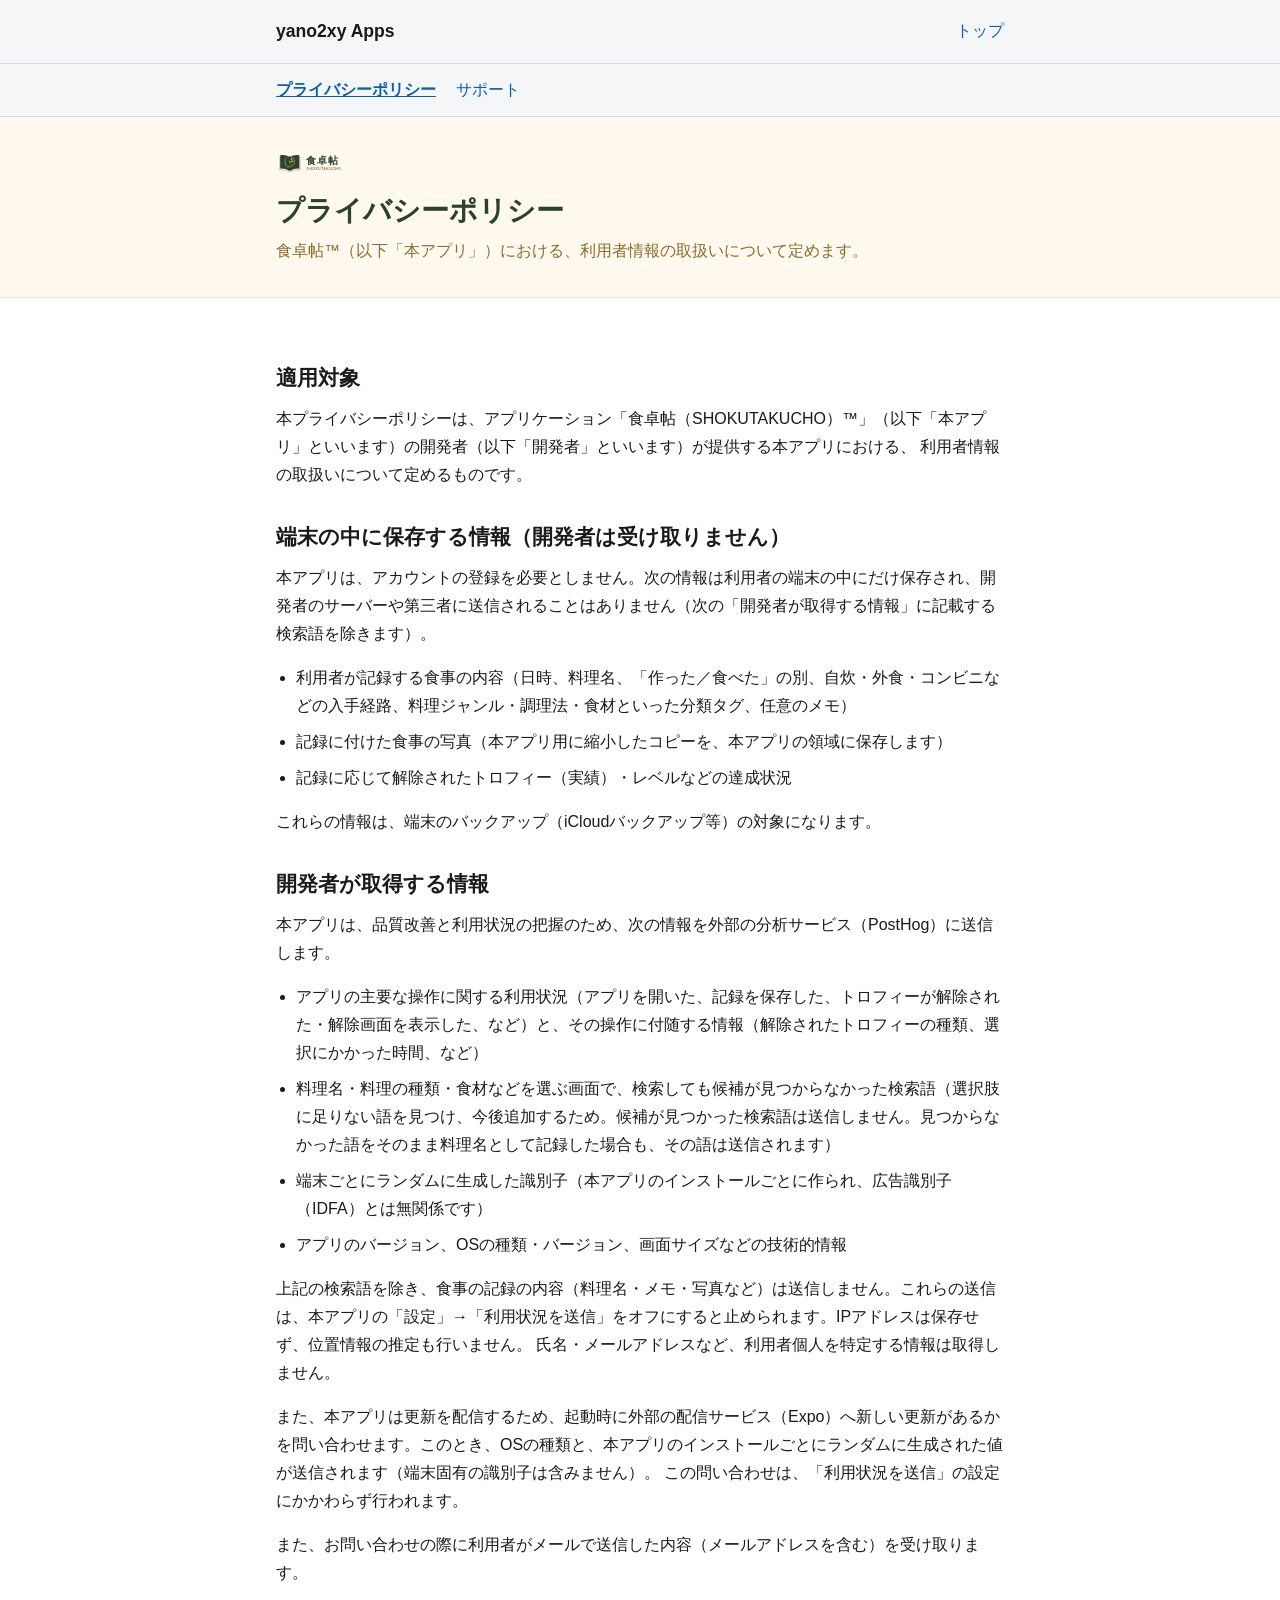
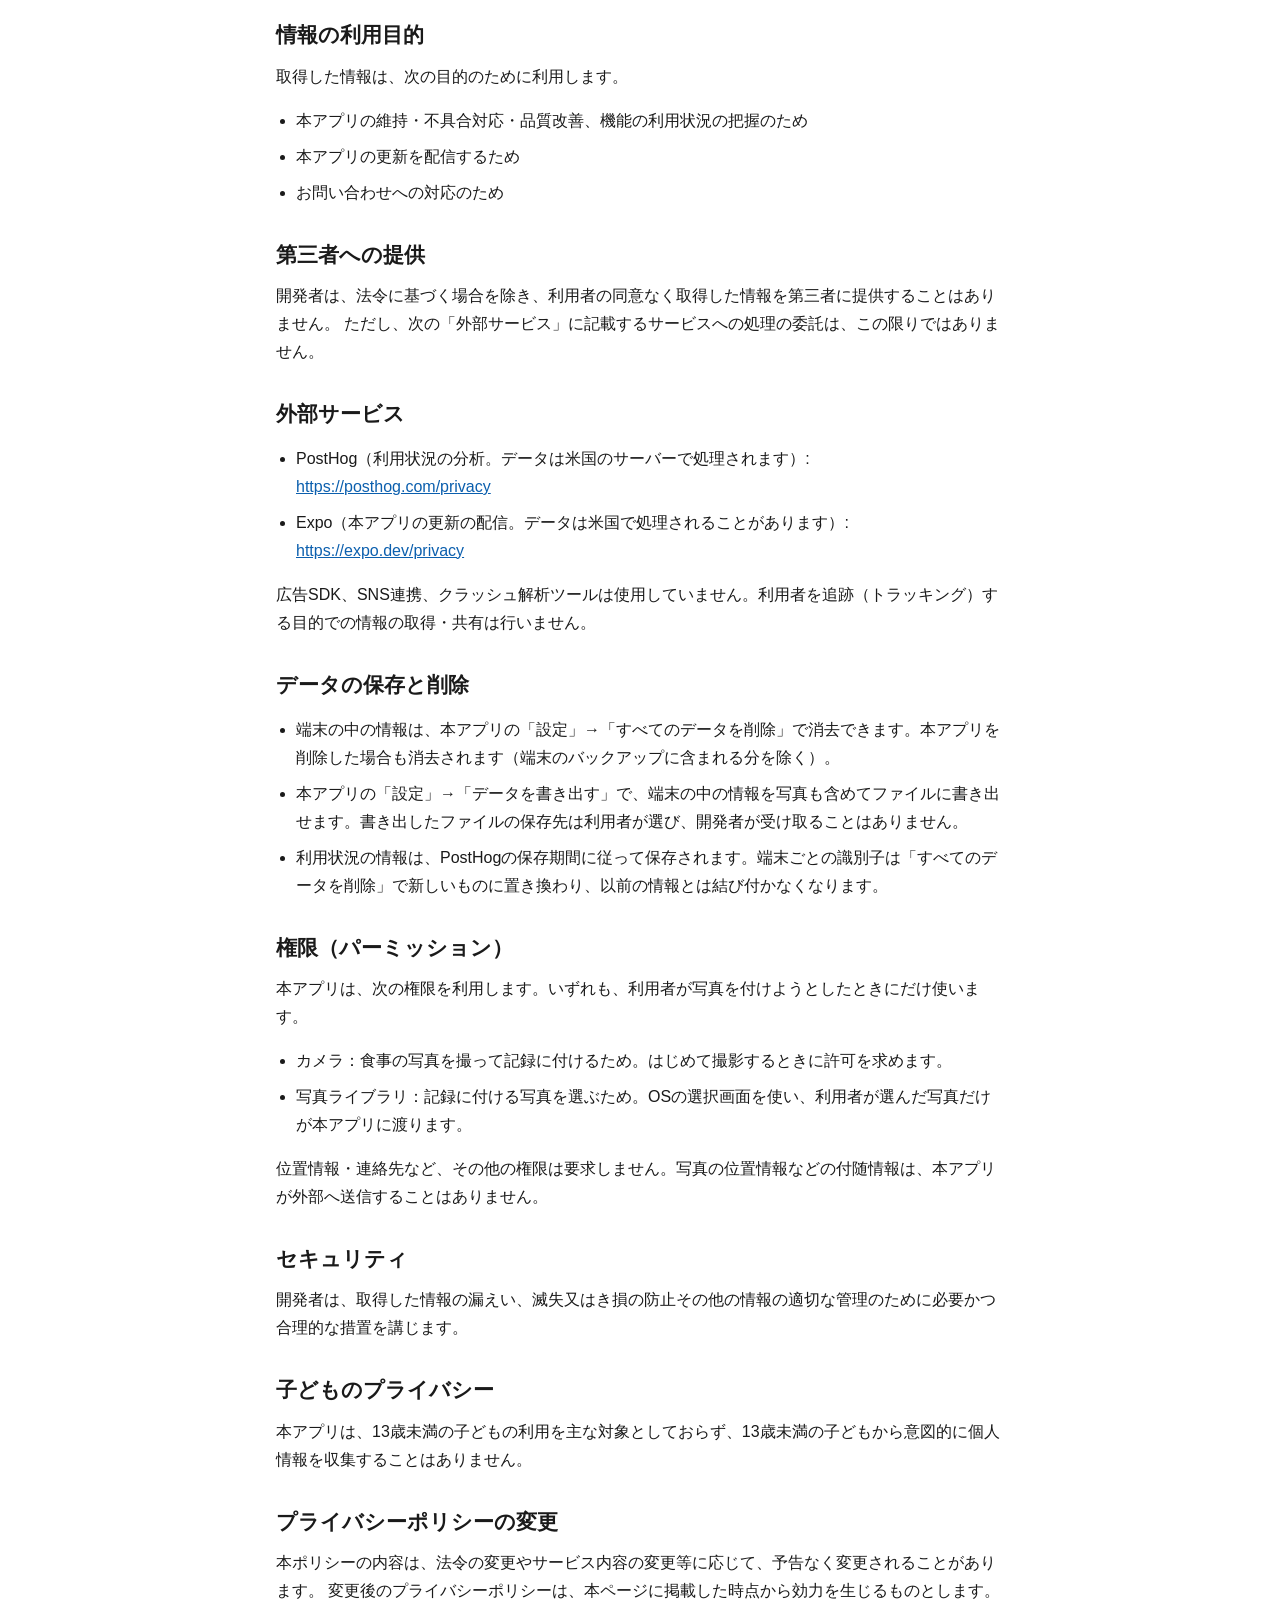
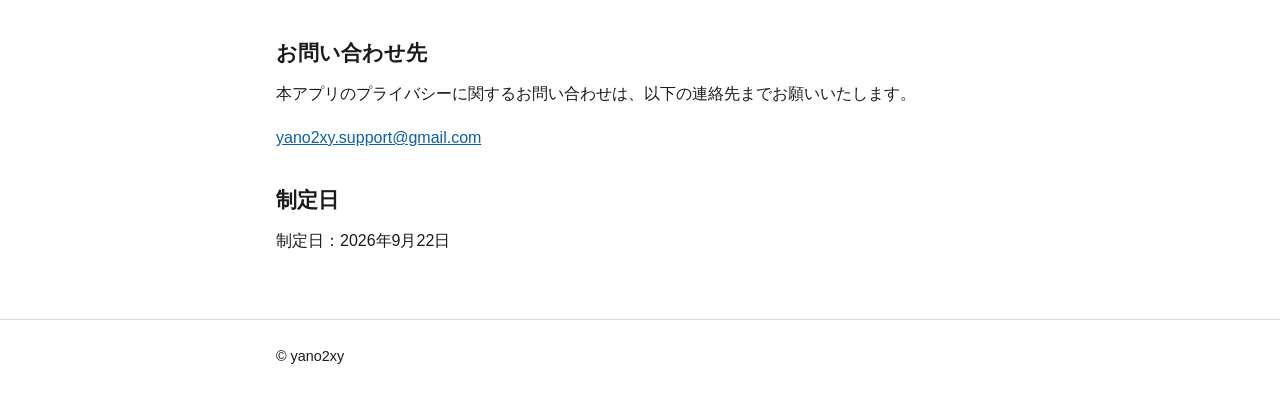
<file: apps/shokutakucho/privacy/index.html>
<!DOCTYPE html>
<html lang="ja">
<head>
<meta charset="UTF-8">
<meta name="viewport" content="width=device-width, initial-scale=1">
<title>プライバシーポリシー | 食卓帖（SHOKUTAKUCHO）™</title>
<meta name="description" content="食卓帖™アプリのプライバシーポリシーです。端末の中に保存する情報、開発者が取得する情報、利用目的、外部サービス、データの書き出しと削除の方法についてまとめています。">
<link rel="icon" href="/apps/shokutakucho/assets/brand/favicon.svg" type="image/svg+xml">
<link rel="icon" href="/apps/shokutakucho/assets/brand/favicon.png" sizes="512x512">
<link rel="apple-touch-icon" href="/apps/shokutakucho/assets/brand/app-icon.png">
<link rel="stylesheet" href="/assets/common.css">
<link rel="stylesheet" href="/apps/shokutakucho/assets/app.css">
</head>
<body>
<a class="skip-link" href="#main">本文へスキップ</a>

<header class="site-header">
  <div class="wrap">
    <a class="site-title" href="/">yano2xy Apps</a>
    <nav class="global-nav" aria-label="サイト内ナビゲーション">
      <ul>
        <li><a href="/">トップ</a></li>
      </ul>
    </nav>
  </div>
</header>

<nav class="app-nav" aria-label="食卓帖 ページ内ナビゲーション">
  <div class="wrap">
    <ul>
      <li><a href="/apps/shokutakucho/privacy/" aria-current="page">プライバシーポリシー</a></li>
      <li><a href="/apps/shokutakucho/support/">サポート</a></li>
    </ul>
  </div>
</nav>

<section class="page-hero">
  <div class="wrap">
    <img class="page-hero-logo" src="/apps/shokutakucho/assets/brand/logo-horizontal.svg" alt="食卓帖（SHOKUTAKUCHO）™">
    <h1>プライバシーポリシー</h1>
    <p class="lead">食卓帖™（以下「本アプリ」）における、利用者情報の取扱いについて定めます。</p>
  </div>
</section>

<main id="main">
  <div class="wrap">

    <h2>適用対象</h2>
    <p>
      本プライバシーポリシーは、アプリケーション「食卓帖（SHOKUTAKUCHO）™」（以下「本アプリ」といいます）の開発者（以下「開発者」といいます）が提供する本アプリにおける、
      利用者情報の取扱いについて定めるものです。
    </p>

    <h2>端末の中に保存する情報（開発者は受け取りません）</h2>
    <p>
      本アプリは、アカウントの登録を必要としません。次の情報は利用者の端末の中にだけ保存され、開発者のサーバーや第三者に送信されることはありません（次の「開発者が取得する情報」に記載する検索語を除きます）。
    </p>
    <ul class="link-list">
      <li>利用者が記録する食事の内容（日時、料理名、「作った／食べた」の別、自炊・外食・コンビニなどの入手経路、料理ジャンル・調理法・食材といった分類タグ、任意のメモ）</li>
      <li>記録に付けた食事の写真（本アプリ用に縮小したコピーを、本アプリの領域に保存します）</li>
      <li>記録に応じて解除されたトロフィー（実績）・レベルなどの達成状況</li>
    </ul>
    <p>これらの情報は、端末のバックアップ（iCloudバックアップ等）の対象になります。</p>

    <h2>開発者が取得する情報</h2>
    <p>本アプリは、品質改善と利用状況の把握のため、次の情報を外部の分析サービス（PostHog）に送信します。</p>
    <ul class="link-list">
      <li>アプリの主要な操作に関する利用状況（アプリを開いた、記録を保存した、トロフィーが解除された・解除画面を表示した、など）と、その操作に付随する情報（解除されたトロフィーの種類、選択にかかった時間、など）</li>
      <li>料理名・料理の種類・食材などを選ぶ画面で、検索しても候補が見つからなかった検索語（選択肢に足りない語を見つけ、今後追加するため。候補が見つかった検索語は送信しません。見つからなかった語をそのまま料理名として記録した場合も、その語は送信されます）</li>
      <li>端末ごとにランダムに生成した識別子（本アプリのインストールごとに作られ、広告識別子（IDFA）とは無関係です）</li>
      <li>アプリのバージョン、OSの種類・バージョン、画面サイズなどの技術的情報</li>
    </ul>
    <p>
      上記の検索語を除き、食事の記録の内容（料理名・メモ・写真など）は送信しません。これらの送信は、本アプリの「設定」→「利用状況を送信」をオフにすると止められます。IPアドレスは保存せず、位置情報の推定も行いません。
      氏名・メールアドレスなど、利用者個人を特定する情報は取得しません。
    </p>
    <p>
      また、本アプリは更新を配信するため、起動時に外部の配信サービス（Expo）へ新しい更新があるかを問い合わせます。このとき、OSの種類と、本アプリのインストールごとにランダムに生成された値が送信されます（端末固有の識別子は含みません）。
      この問い合わせは、「利用状況を送信」の設定にかかわらず行われます。
    </p>
    <p>また、お問い合わせの際に利用者がメールで送信した内容（メールアドレスを含む）を受け取ります。</p>

    <h2>情報の利用目的</h2>
    <p>取得した情報は、次の目的のために利用します。</p>
    <ul class="link-list">
      <li>本アプリの維持・不具合対応・品質改善、機能の利用状況の把握のため</li>
      <li>本アプリの更新を配信するため</li>
      <li>お問い合わせへの対応のため</li>
    </ul>

    <h2>第三者への提供</h2>
    <p>
      開発者は、法令に基づく場合を除き、利用者の同意なく取得した情報を第三者に提供することはありません。
      ただし、次の「外部サービス」に記載するサービスへの処理の委託は、この限りではありません。
    </p>

    <h2>外部サービス</h2>
    <ul class="link-list">
      <li>PostHog（利用状況の分析。データは米国のサーバーで処理されます）: <a href="https://posthog.com/privacy" target="_blank" rel="noopener noreferrer">https://posthog.com/privacy</a></li>
      <li>Expo（本アプリの更新の配信。データは米国で処理されることがあります）: <a href="https://expo.dev/privacy" target="_blank" rel="noopener noreferrer">https://expo.dev/privacy</a></li>
    </ul>
    <p>
      広告SDK、SNS連携、クラッシュ解析ツールは使用していません。利用者を追跡（トラッキング）する目的での情報の取得・共有は行いません。
    </p>

    <h2>データの保存と削除</h2>
    <ul class="link-list">
      <li>端末の中の情報は、本アプリの「設定」→「すべてのデータを削除」で消去できます。本アプリを削除した場合も消去されます（端末のバックアップに含まれる分を除く）。</li>
      <li>本アプリの「設定」→「データを書き出す」で、端末の中の情報を写真も含めてファイルに書き出せます。書き出したファイルの保存先は利用者が選び、開発者が受け取ることはありません。</li>
      <li>利用状況の情報は、PostHogの保存期間に従って保存されます。端末ごとの識別子は「すべてのデータを削除」で新しいものに置き換わり、以前の情報とは結び付かなくなります。</li>
    </ul>

    <h2>権限（パーミッション）</h2>
    <p>
      本アプリは、次の権限を利用します。いずれも、利用者が写真を付けようとしたときにだけ使います。
    </p>
    <ul class="link-list">
      <li>カメラ：食事の写真を撮って記録に付けるため。はじめて撮影するときに許可を求めます。</li>
      <li>写真ライブラリ：記録に付ける写真を選ぶため。OSの選択画面を使い、利用者が選んだ写真だけが本アプリに渡ります。</li>
    </ul>
    <p>位置情報・連絡先など、その他の権限は要求しません。写真の位置情報などの付随情報は、本アプリが外部へ送信することはありません。</p>

    <h2>セキュリティ</h2>
    <p>
      開発者は、取得した情報の漏えい、滅失又はき損の防止その他の情報の適切な管理のために必要かつ合理的な措置を講じます。
    </p>

    <h2>子どものプライバシー</h2>
    <p>
      本アプリは、13歳未満の子どもの利用を主な対象としておらず、13歳未満の子どもから意図的に個人情報を収集することはありません。
    </p>

    <h2>プライバシーポリシーの変更</h2>
    <p>
      本ポリシーの内容は、法令の変更やサービス内容の変更等に応じて、予告なく変更されることがあります。
      変更後のプライバシーポリシーは、本ページに掲載した時点から効力を生じるものとします。
    </p>

    <h2>お問い合わせ先</h2>
    <p>本アプリのプライバシーに関するお問い合わせは、以下の連絡先までお願いいたします。</p>
    <p><a href="mailto:yano2xy.support@gmail.com">yano2xy.support@gmail.com</a></p>

    <h2>制定日</h2>
    <p>制定日：2026年9月22日</p>
  </div>
</main>

<footer class="site-footer">
  <div class="wrap">
    <p>© yano2xy</p>
  </div>
</footer>
</body>
</html>
</file>
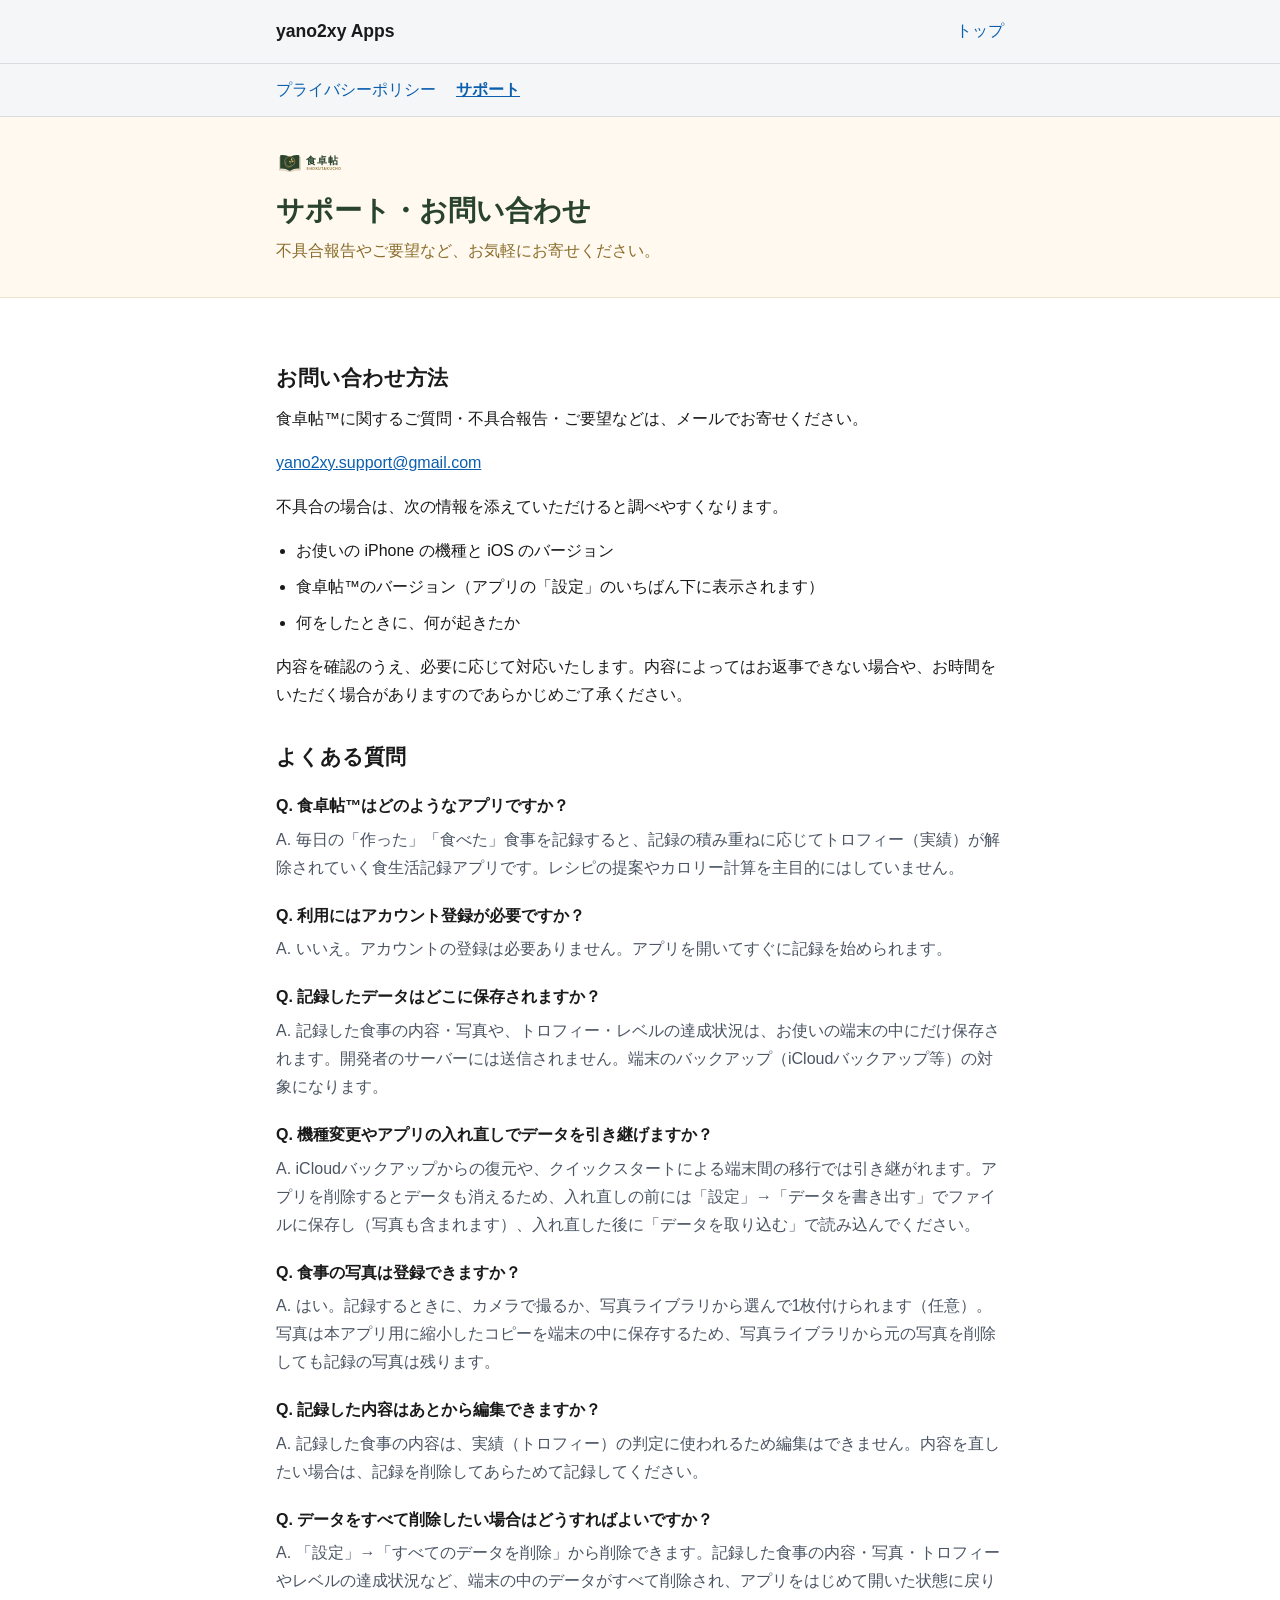
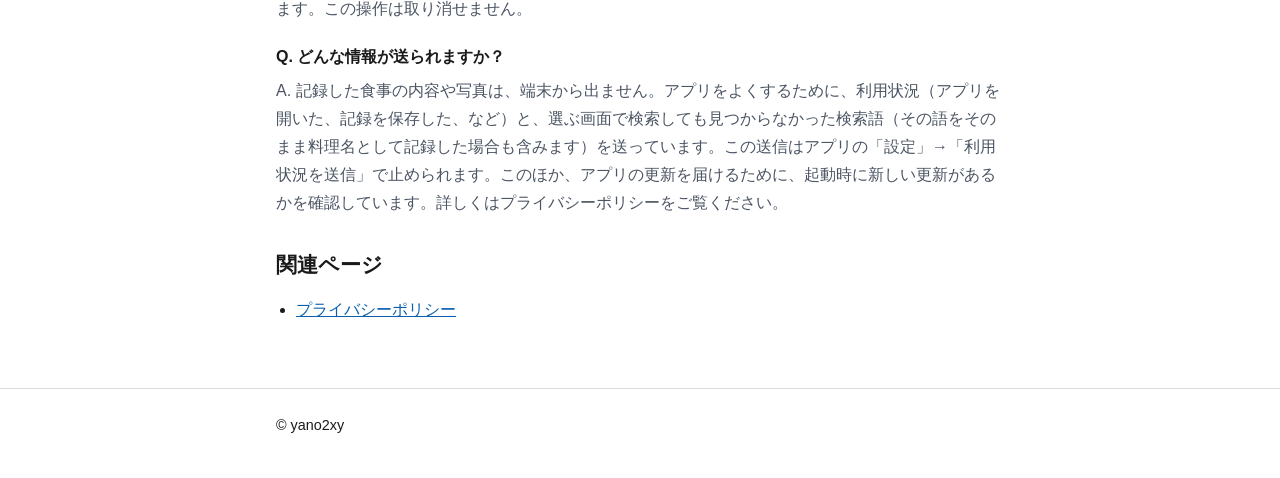
<file: apps/shokutakucho/support/index.html>
<!DOCTYPE html>
<html lang="ja">
<head>
<meta charset="UTF-8">
<meta name="viewport" content="width=device-width, initial-scale=1">
<title>サポート・お問い合わせ | 食卓帖（SHOKUTAKUCHO）™</title>
<meta name="description" content="食卓帖™アプリのサポート情報です。お問い合わせ方法やよくある質問をまとめています。">
<link rel="icon" href="/apps/shokutakucho/assets/brand/favicon.svg" type="image/svg+xml">
<link rel="icon" href="/apps/shokutakucho/assets/brand/favicon.png" sizes="512x512">
<link rel="apple-touch-icon" href="/apps/shokutakucho/assets/brand/app-icon.png">
<link rel="stylesheet" href="/assets/common.css">
<link rel="stylesheet" href="/apps/shokutakucho/assets/app.css">
</head>
<body>
<a class="skip-link" href="#main">本文へスキップ</a>

<header class="site-header">
  <div class="wrap">
    <a class="site-title" href="/">yano2xy Apps</a>
    <nav class="global-nav" aria-label="サイト内ナビゲーション">
      <ul>
        <li><a href="/">トップ</a></li>
      </ul>
    </nav>
  </div>
</header>

<nav class="app-nav" aria-label="食卓帖 ページ内ナビゲーション">
  <div class="wrap">
    <ul>
      <li><a href="/apps/shokutakucho/privacy/">プライバシーポリシー</a></li>
      <li><a href="/apps/shokutakucho/support/" aria-current="page">サポート</a></li>
    </ul>
  </div>
</nav>

<section class="page-hero">
  <div class="wrap">
    <img class="page-hero-logo" src="/apps/shokutakucho/assets/brand/logo-horizontal.svg" alt="食卓帖（SHOKUTAKUCHO）™">
    <h1>サポート・お問い合わせ</h1>
    <p class="lead">不具合報告やご要望など、お気軽にお寄せください。</p>
  </div>
</section>

<main id="main">
  <div class="wrap">

    <h2>お問い合わせ方法</h2>
    <p>
      食卓帖™に関するご質問・不具合報告・ご要望などは、メールでお寄せください。
    </p>
    <p><a href="mailto:yano2xy.support@gmail.com">yano2xy.support@gmail.com</a></p>
    <p>不具合の場合は、次の情報を添えていただけると調べやすくなります。</p>
    <ul class="link-list">
      <li>お使いの iPhone の機種と iOS のバージョン</li>
      <li>食卓帖™のバージョン（アプリの「設定」のいちばん下に表示されます）</li>
      <li>何をしたときに、何が起きたか</li>
    </ul>
    <p>
      内容を確認のうえ、必要に応じて対応いたします。内容によってはお返事できない場合や、お時間をいただく場合がありますのであらかじめご了承ください。
    </p>

    <h2>よくある質問</h2>
    <dl class="faq">
      <dt>Q. 食卓帖™はどのようなアプリですか？</dt>
      <dd>A. 毎日の「作った」「食べた」食事を記録すると、記録の積み重ねに応じてトロフィー（実績）が解除されていく食生活記録アプリです。レシピの提案やカロリー計算を主目的にはしていません。</dd>

      <dt>Q. 利用にはアカウント登録が必要ですか？</dt>
      <dd>A. いいえ。アカウントの登録は必要ありません。アプリを開いてすぐに記録を始められます。</dd>

      <dt>Q. 記録したデータはどこに保存されますか？</dt>
      <dd>A. 記録した食事の内容・写真や、トロフィー・レベルの達成状況は、お使いの端末の中にだけ保存されます。開発者のサーバーには送信されません。端末のバックアップ（iCloudバックアップ等）の対象になります。</dd>

      <dt>Q. 機種変更やアプリの入れ直しでデータを引き継げますか？</dt>
      <dd>A. iCloudバックアップからの復元や、クイックスタートによる端末間の移行では引き継がれます。アプリを削除するとデータも消えるため、入れ直しの前には「設定」→「データを書き出す」でファイルに保存し（写真も含まれます）、入れ直した後に「データを取り込む」で読み込んでください。</dd>

      <dt>Q. 食事の写真は登録できますか？</dt>
      <dd>A. はい。記録するときに、カメラで撮るか、写真ライブラリから選んで1枚付けられます（任意）。写真は本アプリ用に縮小したコピーを端末の中に保存するため、写真ライブラリから元の写真を削除しても記録の写真は残ります。</dd>

      <dt>Q. 記録した内容はあとから編集できますか？</dt>
      <dd>A. 記録した食事の内容は、実績（トロフィー）の判定に使われるため編集はできません。内容を直したい場合は、記録を削除してあらためて記録してください。</dd>

      <dt>Q. データをすべて削除したい場合はどうすればよいですか？</dt>
      <dd>A. 「設定」→「すべてのデータを削除」から削除できます。記録した食事の内容・写真・トロフィーやレベルの達成状況など、端末の中のデータがすべて削除され、アプリをはじめて開いた状態に戻ります。この操作は取り消せません。</dd>

      <dt>Q. どんな情報が送られますか？</dt>
      <dd>A. 記録した食事の内容や写真は、端末から出ません。アプリをよくするために、利用状況（アプリを開いた、記録を保存した、など）と、選ぶ画面で検索しても見つからなかった検索語（その語をそのまま料理名として記録した場合も含みます）を送っています。この送信はアプリの「設定」→「利用状況を送信」で止められます。このほか、アプリの更新を届けるために、起動時に新しい更新があるかを確認しています。詳しくはプライバシーポリシーをご覧ください。</dd>
    </dl>

    <h2>関連ページ</h2>
    <ul class="link-list">
      <li><a href="/apps/shokutakucho/privacy/">プライバシーポリシー</a></li>
    </ul>
  </div>
</main>

<footer class="site-footer">
  <div class="wrap">
    <p>© yano2xy</p>
  </div>
</footer>
</body>
</html>
</file>
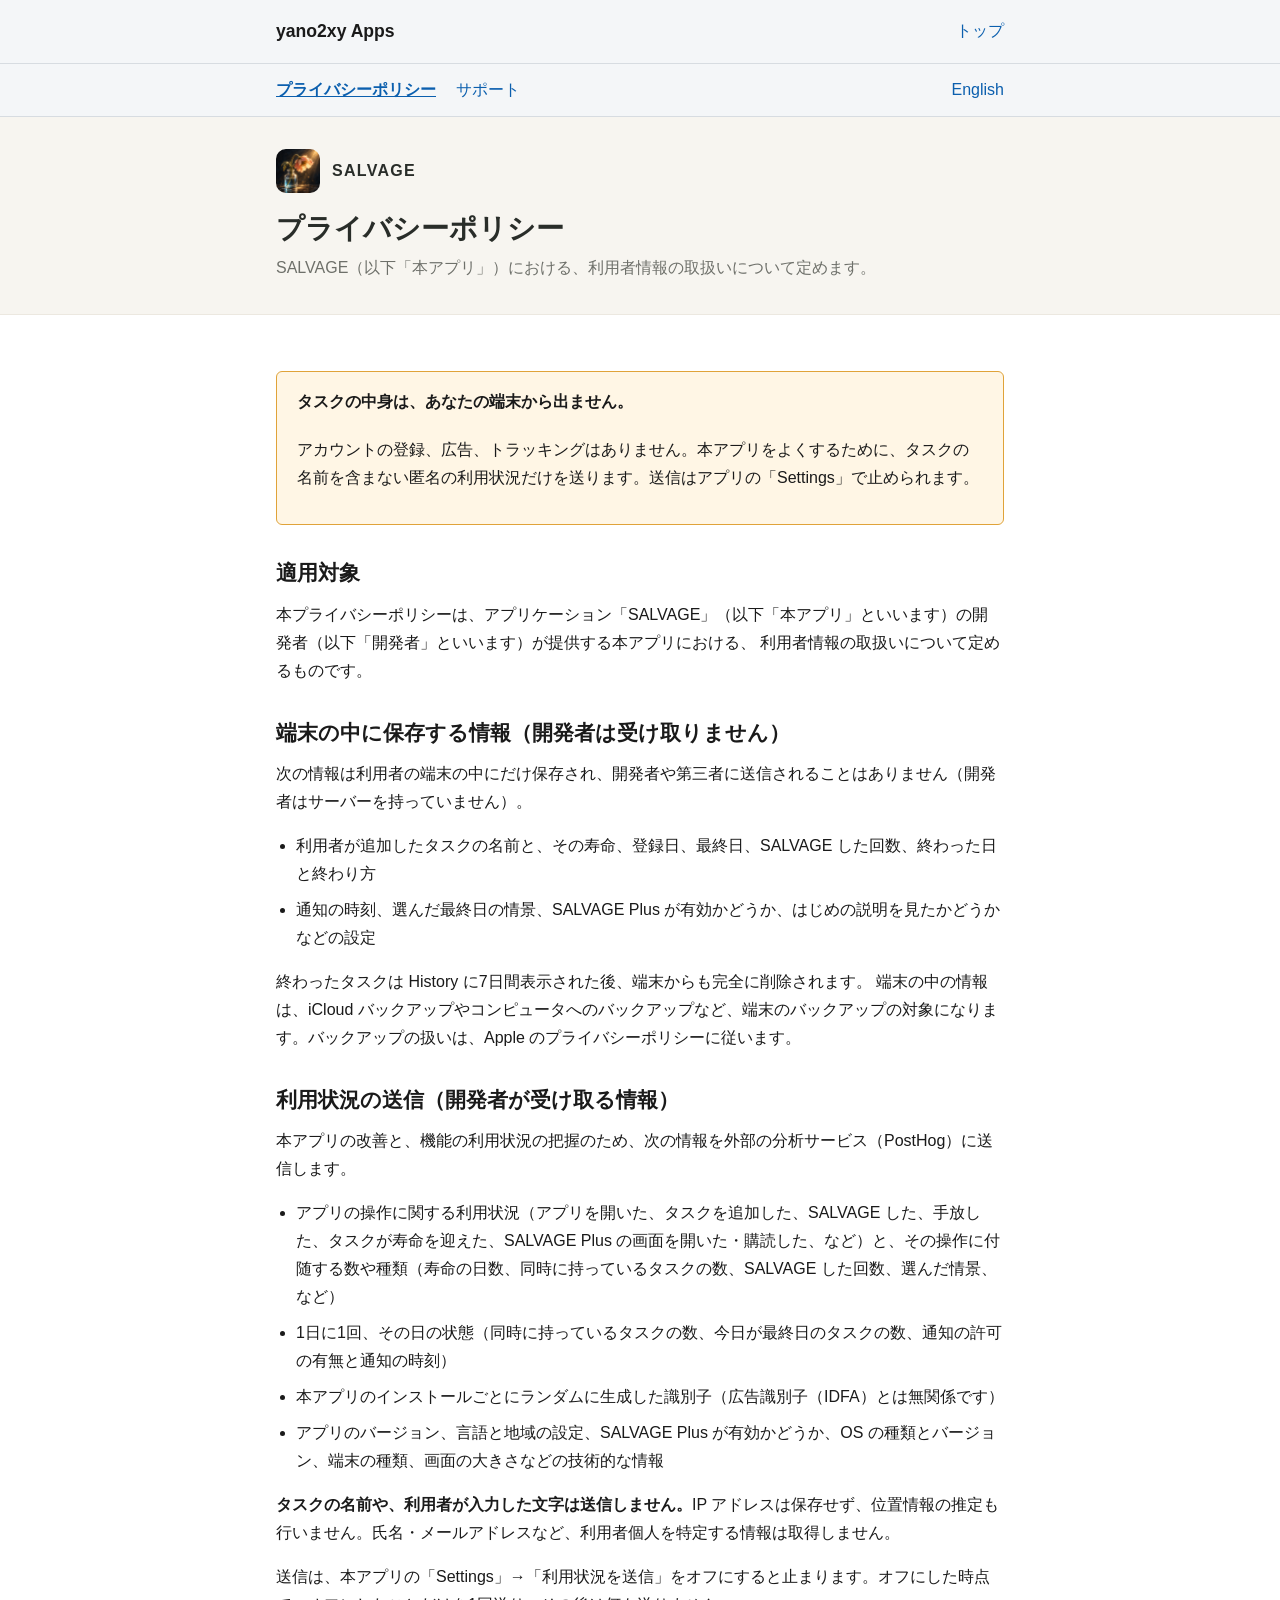
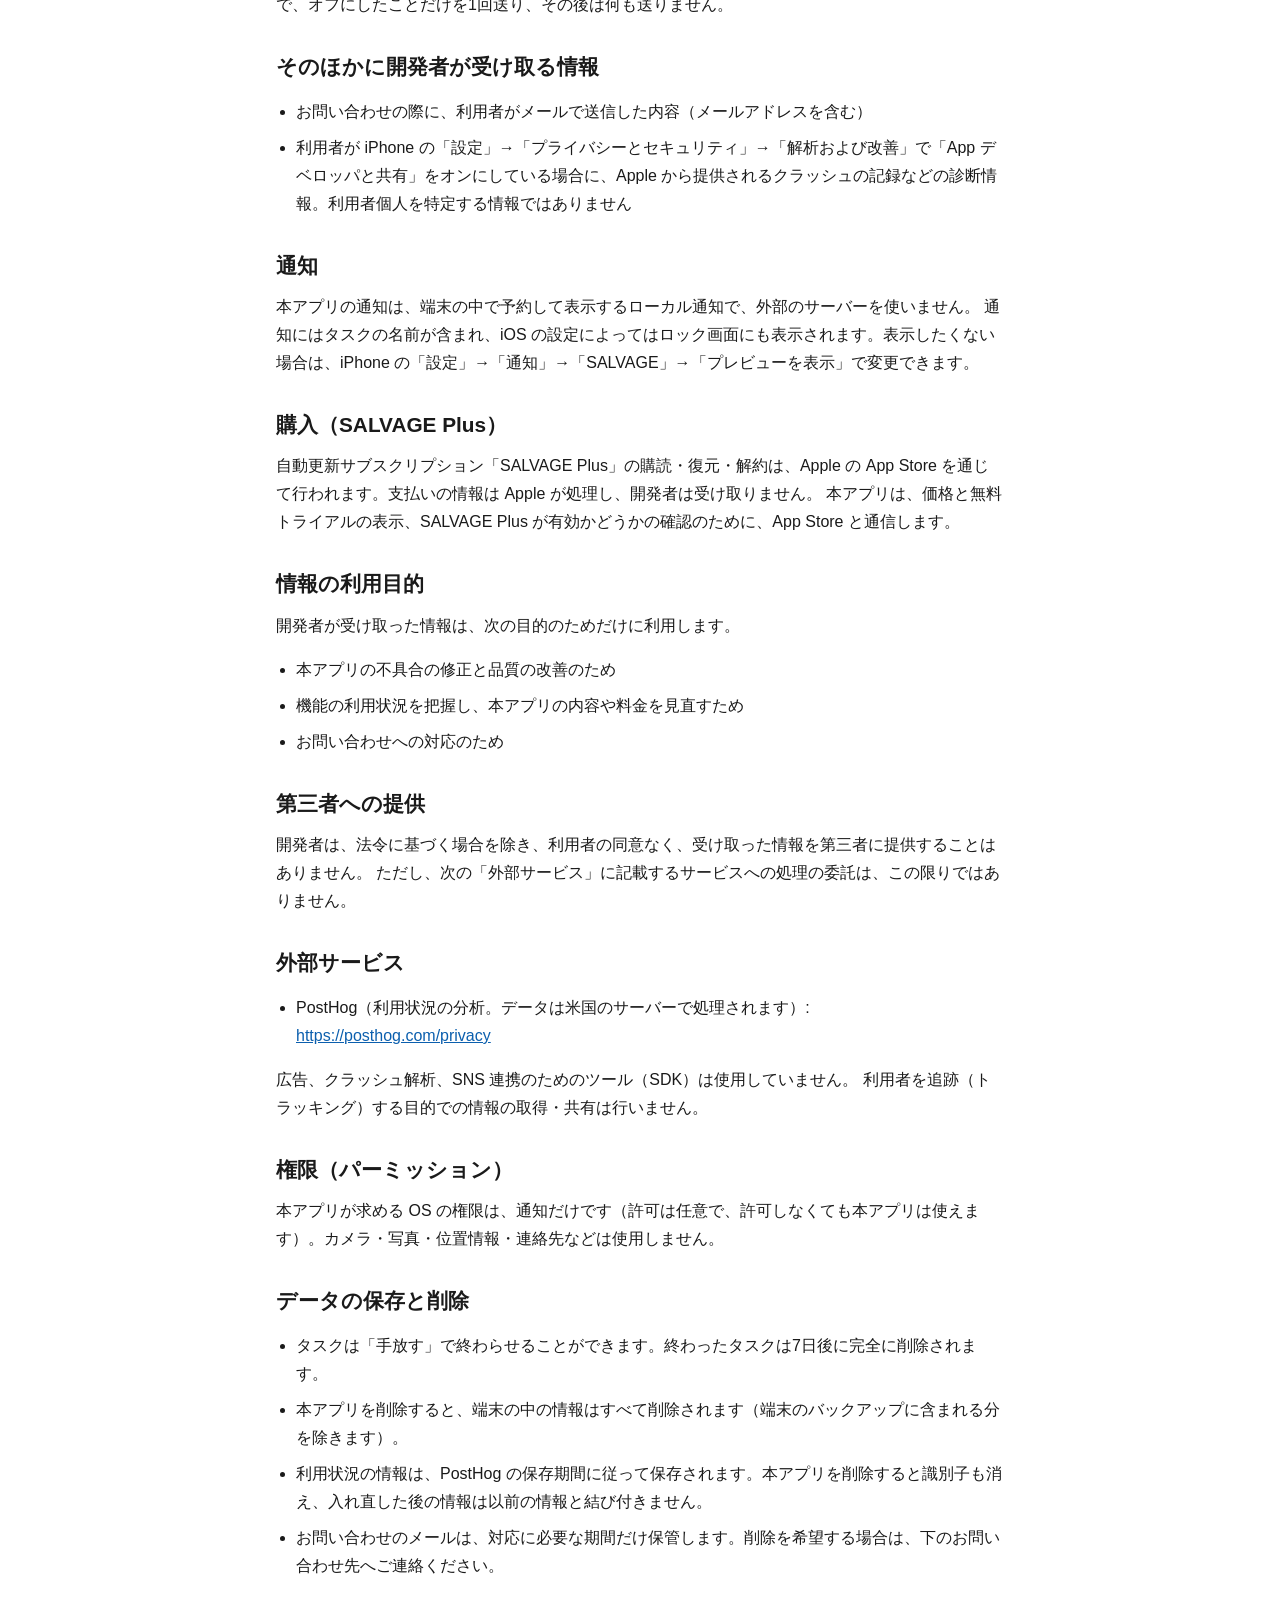
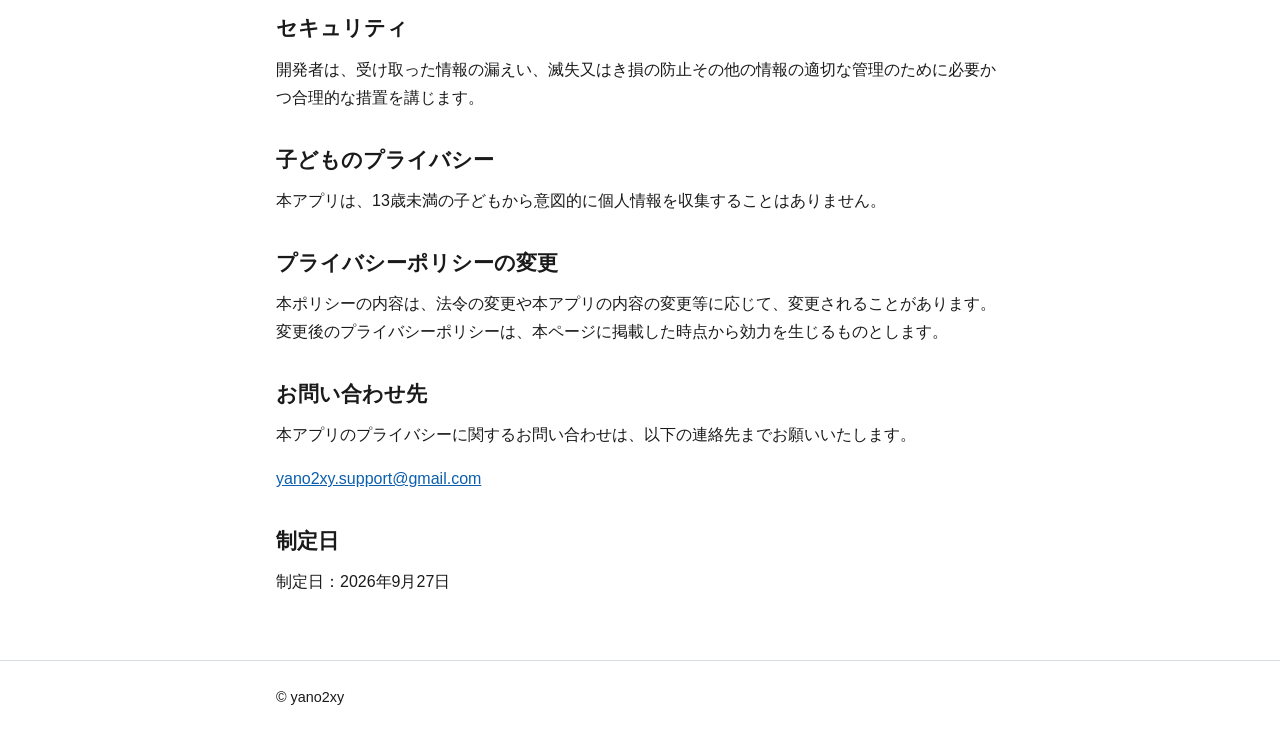
<file: apps/salvage/ja/privacy/index.html>
<!DOCTYPE html>
<html lang="ja">
<head>
<meta charset="UTF-8">
<meta name="viewport" content="width=device-width, initial-scale=1">
<title>プライバシーポリシー | SALVAGE</title>
<meta name="description" content="SALVAGE アプリのプライバシーポリシーです。タスクの中身は端末から出ません。端末の中に保存する情報、匿名の利用状況の送信、通知と購入の扱いについてまとめています。">
<link rel="icon" href="/apps/salvage/assets/favicon.png" sizes="64x64">
<link rel="apple-touch-icon" href="/apps/salvage/assets/app-icon.png">
<link rel="alternate" hreflang="en" href="https://yano2xy.github.io/apps/salvage/privacy/">
<link rel="alternate" hreflang="ja" href="https://yano2xy.github.io/apps/salvage/ja/privacy/">
<link rel="stylesheet" href="/assets/common.css">
<link rel="stylesheet" href="/apps/salvage/assets/app.css">
</head>
<body>
<a class="skip-link" href="#main">本文へスキップ</a>

<header class="site-header">
  <div class="wrap">
    <a class="site-title" href="/">yano2xy Apps</a>
    <nav class="global-nav" aria-label="サイト内ナビゲーション">
      <ul>
        <li><a href="/">トップ</a></li>
      </ul>
    </nav>
  </div>
</header>

<nav class="app-nav" aria-label="SALVAGE ページ内ナビゲーション">
  <div class="wrap">
    <ul>
      <li><a href="/apps/salvage/ja/privacy/" aria-current="page">プライバシーポリシー</a></li>
      <li><a href="/apps/salvage/ja/support/">サポート</a></li>
      <li class="lang"><a href="/apps/salvage/privacy/" hreflang="en" lang="en">English</a></li>
    </ul>
  </div>
</nav>

<section class="page-hero">
  <div class="wrap">
    <div class="page-hero-app"><img src="/apps/salvage/assets/app-icon.png" alt="">SALVAGE</div>
    <h1>プライバシーポリシー</h1>
    <p class="lead">SALVAGE（以下「本アプリ」）における、利用者情報の取扱いについて定めます。</p>
  </div>
</section>

<main id="main">
  <div class="wrap">

    <div class="notice">
      <p><strong>タスクの中身は、あなたの端末から出ません。</strong></p>
      <p>アカウントの登録、広告、トラッキングはありません。本アプリをよくするために、タスクの名前を含まない匿名の利用状況だけを送ります。送信はアプリの「Settings」で止められます。</p>
    </div>

    <h2>適用対象</h2>
    <p>
      本プライバシーポリシーは、アプリケーション「SALVAGE」（以下「本アプリ」といいます）の開発者（以下「開発者」といいます）が提供する本アプリにおける、
      利用者情報の取扱いについて定めるものです。
    </p>

    <h2>端末の中に保存する情報（開発者は受け取りません）</h2>
    <p>次の情報は利用者の端末の中にだけ保存され、開発者や第三者に送信されることはありません（開発者はサーバーを持っていません）。</p>
    <ul class="link-list">
      <li>利用者が追加したタスクの名前と、その寿命、登録日、最終日、SALVAGE した回数、終わった日と終わり方</li>
      <li>通知の時刻、選んだ最終日の情景、SALVAGE Plus が有効かどうか、はじめの説明を見たかどうかなどの設定</li>
    </ul>
    <p>
      終わったタスクは History に7日間表示された後、端末からも完全に削除されます。
      端末の中の情報は、iCloud バックアップやコンピュータへのバックアップなど、端末のバックアップの対象になります。バックアップの扱いは、Apple のプライバシーポリシーに従います。
    </p>

    <h2>利用状況の送信（開発者が受け取る情報）</h2>
    <p>本アプリの改善と、機能の利用状況の把握のため、次の情報を外部の分析サービス（PostHog）に送信します。</p>
    <ul class="link-list">
      <li>アプリの操作に関する利用状況（アプリを開いた、タスクを追加した、SALVAGE した、手放した、タスクが寿命を迎えた、SALVAGE Plus の画面を開いた・購読した、など）と、その操作に付随する数や種類（寿命の日数、同時に持っているタスクの数、SALVAGE した回数、選んだ情景、など）</li>
      <li>1日に1回、その日の状態（同時に持っているタスクの数、今日が最終日のタスクの数、通知の許可の有無と通知の時刻）</li>
      <li>本アプリのインストールごとにランダムに生成した識別子（広告識別子（IDFA）とは無関係です）</li>
      <li>アプリのバージョン、言語と地域の設定、SALVAGE Plus が有効かどうか、OS の種類とバージョン、端末の種類、画面の大きさなどの技術的な情報</li>
    </ul>
    <p>
      <strong>タスクの名前や、利用者が入力した文字は送信しません。</strong>IP アドレスは保存せず、位置情報の推定も行いません。氏名・メールアドレスなど、利用者個人を特定する情報は取得しません。
    </p>
    <p>送信は、本アプリの「Settings」→「利用状況を送信」をオフにすると止まります。オフにした時点で、オフにしたことだけを1回送り、その後は何も送りません。</p>

    <h2>そのほかに開発者が受け取る情報</h2>
    <ul class="link-list">
      <li>お問い合わせの際に、利用者がメールで送信した内容（メールアドレスを含む）</li>
      <li>利用者が iPhone の「設定」→「プライバシーとセキュリティ」→「解析および改善」で「App デベロッパと共有」をオンにしている場合に、Apple から提供されるクラッシュの記録などの診断情報。利用者個人を特定する情報ではありません</li>
    </ul>

    <h2>通知</h2>
    <p>
      本アプリの通知は、端末の中で予約して表示するローカル通知で、外部のサーバーを使いません。
      通知にはタスクの名前が含まれ、iOS の設定によってはロック画面にも表示されます。表示したくない場合は、iPhone の「設定」→「通知」→「SALVAGE」→「プレビューを表示」で変更できます。
    </p>

    <h2>購入（SALVAGE Plus）</h2>
    <p>
      自動更新サブスクリプション「SALVAGE Plus」の購読・復元・解約は、Apple の App Store を通じて行われます。支払いの情報は Apple が処理し、開発者は受け取りません。
      本アプリは、価格と無料トライアルの表示、SALVAGE Plus が有効かどうかの確認のために、App Store と通信します。
    </p>

    <h2>情報の利用目的</h2>
    <p>開発者が受け取った情報は、次の目的のためだけに利用します。</p>
    <ul class="link-list">
      <li>本アプリの不具合の修正と品質の改善のため</li>
      <li>機能の利用状況を把握し、本アプリの内容や料金を見直すため</li>
      <li>お問い合わせへの対応のため</li>
    </ul>

    <h2>第三者への提供</h2>
    <p>
      開発者は、法令に基づく場合を除き、利用者の同意なく、受け取った情報を第三者に提供することはありません。
      ただし、次の「外部サービス」に記載するサービスへの処理の委託は、この限りではありません。
    </p>

    <h2>外部サービス</h2>
    <ul class="link-list">
      <li>PostHog（利用状況の分析。データは米国のサーバーで処理されます）: <a href="https://posthog.com/privacy" target="_blank" rel="noopener noreferrer">https://posthog.com/privacy</a></li>
    </ul>
    <p>
      広告、クラッシュ解析、SNS 連携のためのツール（SDK）は使用していません。
      利用者を追跡（トラッキング）する目的での情報の取得・共有は行いません。
    </p>

    <h2>権限（パーミッション）</h2>
    <p>本アプリが求める OS の権限は、通知だけです（許可は任意で、許可しなくても本アプリは使えます）。カメラ・写真・位置情報・連絡先などは使用しません。</p>

    <h2>データの保存と削除</h2>
    <ul class="link-list">
      <li>タスクは「手放す」で終わらせることができます。終わったタスクは7日後に完全に削除されます。</li>
      <li>本アプリを削除すると、端末の中の情報はすべて削除されます（端末のバックアップに含まれる分を除きます）。</li>
      <li>利用状況の情報は、PostHog の保存期間に従って保存されます。本アプリを削除すると識別子も消え、入れ直した後の情報は以前の情報と結び付きません。</li>
      <li>お問い合わせのメールは、対応に必要な期間だけ保管します。削除を希望する場合は、下のお問い合わせ先へご連絡ください。</li>
    </ul>

    <h2>セキュリティ</h2>
    <p>開発者は、受け取った情報の漏えい、滅失又はき損の防止その他の情報の適切な管理のために必要かつ合理的な措置を講じます。</p>

    <h2>子どものプライバシー</h2>
    <p>本アプリは、13歳未満の子どもから意図的に個人情報を収集することはありません。</p>

    <h2>プライバシーポリシーの変更</h2>
    <p>
      本ポリシーの内容は、法令の変更や本アプリの内容の変更等に応じて、変更されることがあります。
      変更後のプライバシーポリシーは、本ページに掲載した時点から効力を生じるものとします。
    </p>

    <h2>お問い合わせ先</h2>
    <p>本アプリのプライバシーに関するお問い合わせは、以下の連絡先までお願いいたします。</p>
    <p><a href="mailto:yano2xy.support@gmail.com">yano2xy.support@gmail.com</a></p>

    <h2>制定日</h2>
    <p>制定日：2026年9月27日</p>
  </div>
</main>

<footer class="site-footer">
  <div class="wrap">
    <p>© yano2xy</p>
  </div>
</footer>
</body>
</html>
</file>
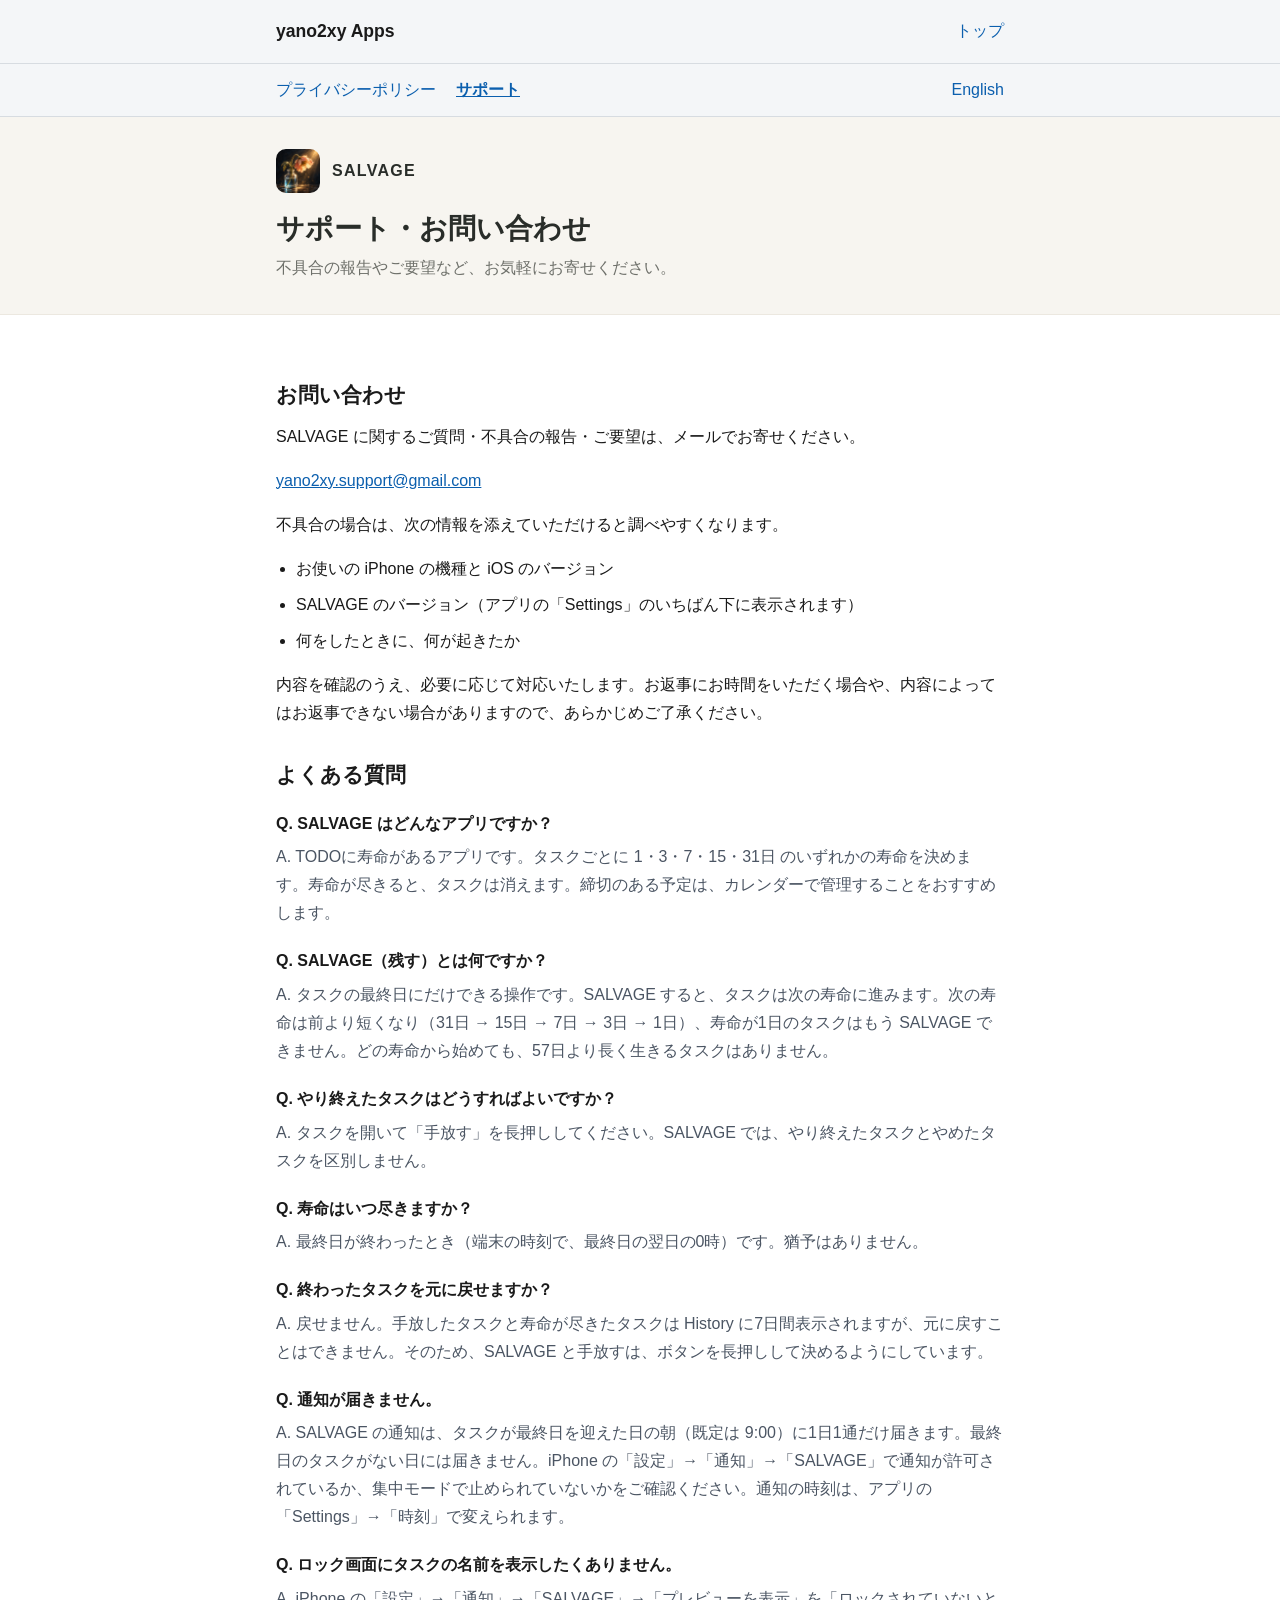
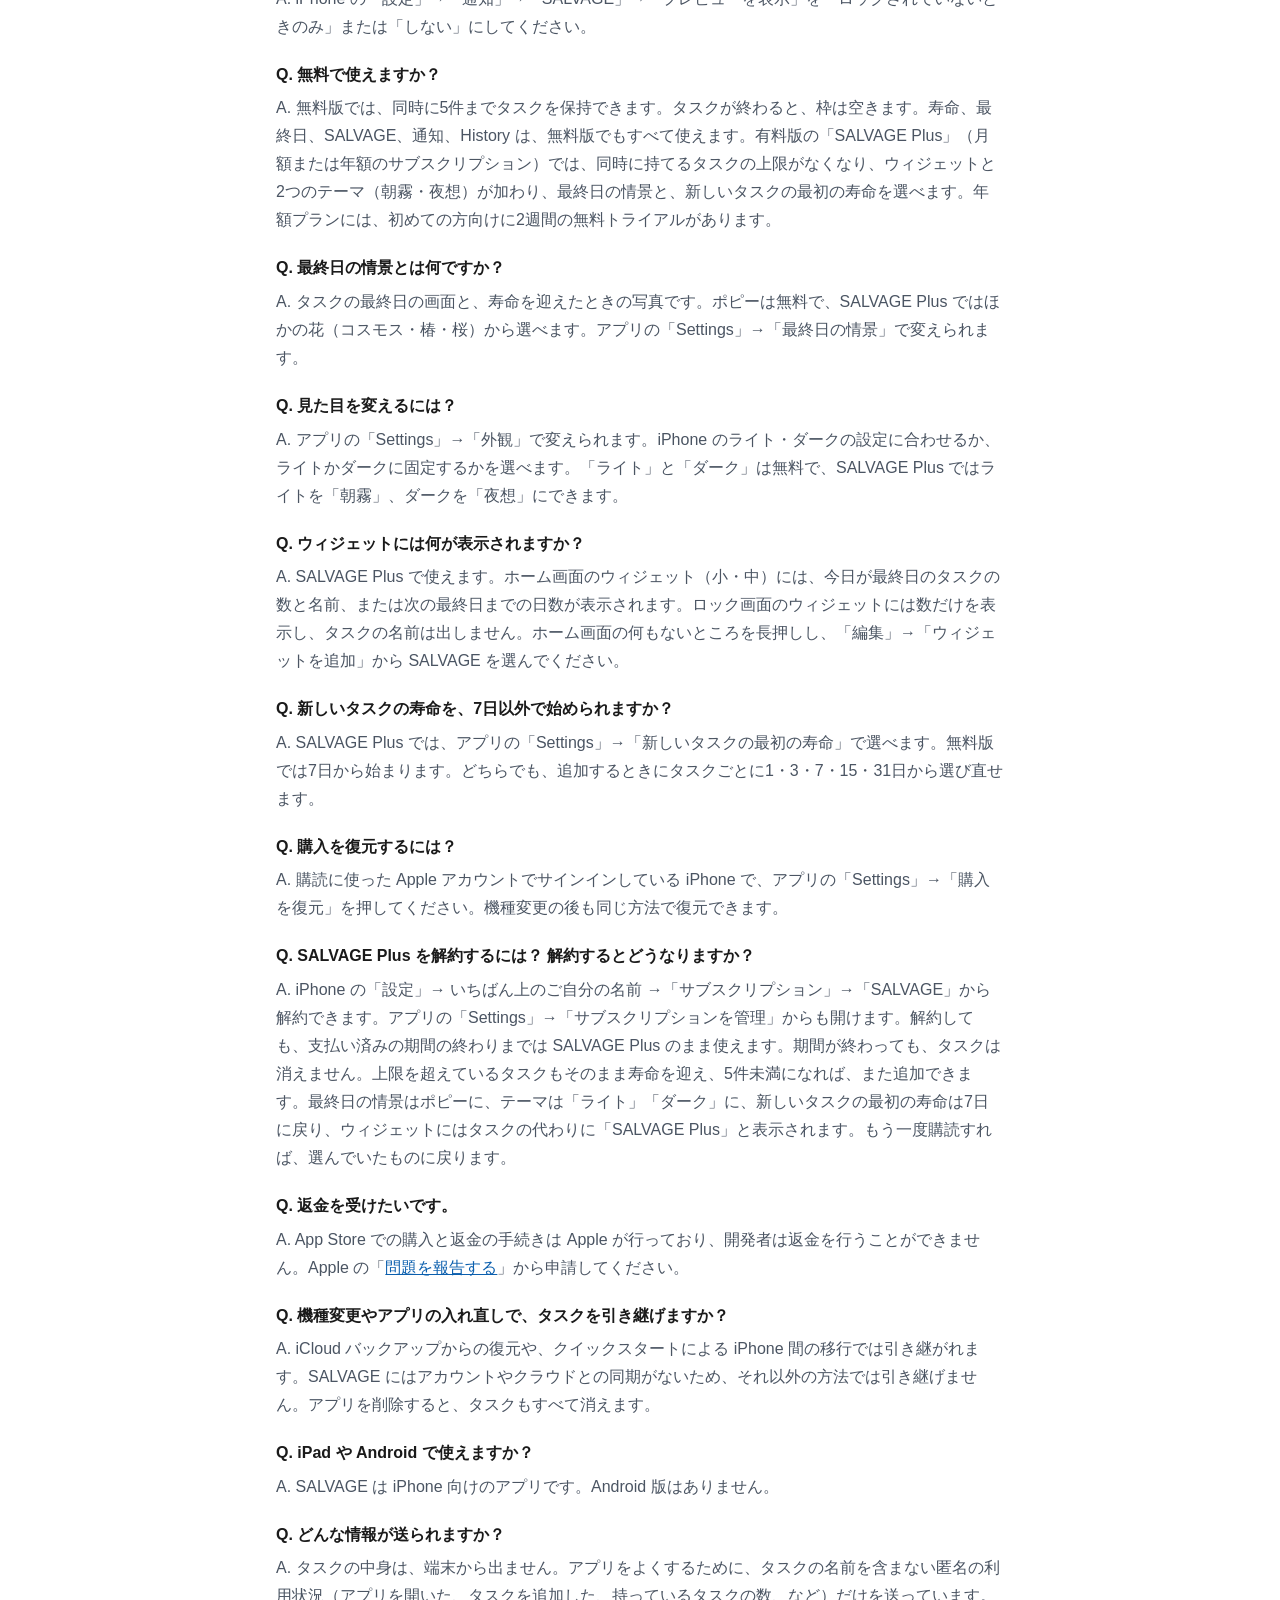
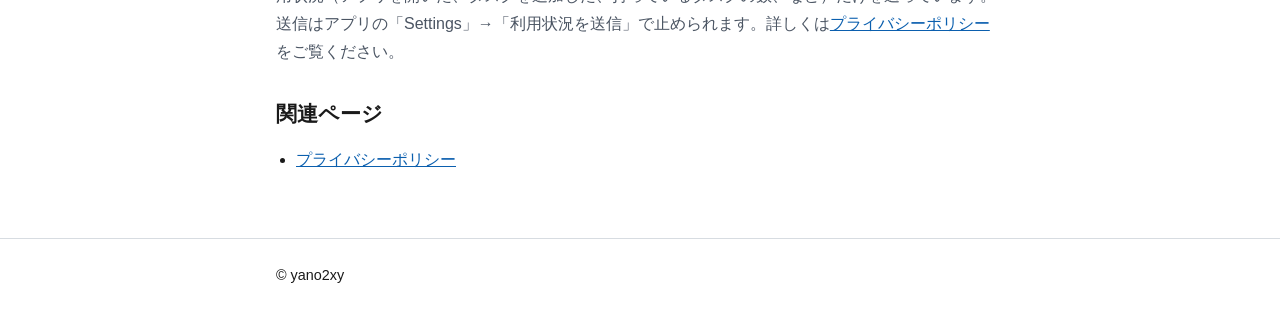
<file: apps/salvage/ja/support/index.html>
<!DOCTYPE html>
<html lang="ja">
<head>
<meta charset="UTF-8">
<meta name="viewport" content="width=device-width, initial-scale=1">
<title>サポート | SALVAGE</title>
<meta name="description" content="SALVAGE アプリのサポートページです。お問い合わせ先と、寿命・SALVAGE・通知・購入についてのよくある質問をまとめています。">
<link rel="icon" href="/apps/salvage/assets/favicon.png" sizes="64x64">
<link rel="apple-touch-icon" href="/apps/salvage/assets/app-icon.png">
<link rel="alternate" hreflang="en" href="https://yano2xy.github.io/apps/salvage/support/">
<link rel="alternate" hreflang="ja" href="https://yano2xy.github.io/apps/salvage/ja/support/">
<link rel="stylesheet" href="/assets/common.css">
<link rel="stylesheet" href="/apps/salvage/assets/app.css">
</head>
<body>
<a class="skip-link" href="#main">本文へスキップ</a>

<header class="site-header">
  <div class="wrap">
    <a class="site-title" href="/">yano2xy Apps</a>
    <nav class="global-nav" aria-label="サイト内ナビゲーション">
      <ul>
        <li><a href="/">トップ</a></li>
      </ul>
    </nav>
  </div>
</header>

<nav class="app-nav" aria-label="SALVAGE ページ内ナビゲーション">
  <div class="wrap">
    <ul>
      <li><a href="/apps/salvage/ja/privacy/">プライバシーポリシー</a></li>
      <li><a href="/apps/salvage/ja/support/" aria-current="page">サポート</a></li>
      <li class="lang"><a href="/apps/salvage/support/" hreflang="en" lang="en">English</a></li>
    </ul>
  </div>
</nav>

<section class="page-hero">
  <div class="wrap">
    <div class="page-hero-app"><img src="/apps/salvage/assets/app-icon.png" alt="">SALVAGE</div>
    <h1>サポート・お問い合わせ</h1>
    <p class="lead">不具合の報告やご要望など、お気軽にお寄せください。</p>
  </div>
</section>

<main id="main">
  <div class="wrap">

    <h2>お問い合わせ</h2>
    <p>SALVAGE に関するご質問・不具合の報告・ご要望は、メールでお寄せください。</p>
    <p><a href="mailto:yano2xy.support@gmail.com">yano2xy.support@gmail.com</a></p>
    <p>不具合の場合は、次の情報を添えていただけると調べやすくなります。</p>
    <ul class="link-list">
      <li>お使いの iPhone の機種と iOS のバージョン</li>
      <li>SALVAGE のバージョン（アプリの「Settings」のいちばん下に表示されます）</li>
      <li>何をしたときに、何が起きたか</li>
    </ul>
    <p>内容を確認のうえ、必要に応じて対応いたします。お返事にお時間をいただく場合や、内容によってはお返事できない場合がありますので、あらかじめご了承ください。</p>

    <h2>よくある質問</h2>
    <dl class="faq">
      <dt>Q. SALVAGE はどんなアプリですか？</dt>
      <dd>A. TODOに寿命があるアプリです。タスクごとに 1・3・7・15・31日 のいずれかの寿命を決めます。寿命が尽きると、タスクは消えます。締切のある予定は、カレンダーで管理することをおすすめします。</dd>

      <dt>Q. SALVAGE（残す）とは何ですか？</dt>
      <dd>A. タスクの最終日にだけできる操作です。SALVAGE すると、タスクは次の寿命に進みます。次の寿命は前より短くなり（31日 → 15日 → 7日 → 3日 → 1日）、寿命が1日のタスクはもう SALVAGE できません。どの寿命から始めても、57日より長く生きるタスクはありません。</dd>

      <dt>Q. やり終えたタスクはどうすればよいですか？</dt>
      <dd>A. タスクを開いて「手放す」を長押ししてください。SALVAGE では、やり終えたタスクとやめたタスクを区別しません。</dd>

      <dt>Q. 寿命はいつ尽きますか？</dt>
      <dd>A. 最終日が終わったとき（端末の時刻で、最終日の翌日の0時）です。猶予はありません。</dd>

      <dt>Q. 終わったタスクを元に戻せますか？</dt>
      <dd>A. 戻せません。手放したタスクと寿命が尽きたタスクは History に7日間表示されますが、元に戻すことはできません。そのため、SALVAGE と手放すは、ボタンを長押しして決めるようにしています。</dd>

      <dt>Q. 通知が届きません。</dt>
      <dd>A. SALVAGE の通知は、タスクが最終日を迎えた日の朝（既定は 9:00）に1日1通だけ届きます。最終日のタスクがない日には届きません。iPhone の「設定」→「通知」→「SALVAGE」で通知が許可されているか、集中モードで止められていないかをご確認ください。通知の時刻は、アプリの「Settings」→「時刻」で変えられます。</dd>

      <dt>Q. ロック画面にタスクの名前を表示したくありません。</dt>
      <dd>A. iPhone の「設定」→「通知」→「SALVAGE」→「プレビューを表示」を「ロックされていないときのみ」または「しない」にしてください。</dd>

      <dt>Q. 無料で使えますか？</dt>
      <dd>A. 無料版では、同時に5件までタスクを保持できます。タスクが終わると、枠は空きます。寿命、最終日、SALVAGE、通知、History は、無料版でもすべて使えます。有料版の「SALVAGE Plus」（月額または年額のサブスクリプション）では、同時に持てるタスクの上限がなくなり、ウィジェットと2つのテーマ（朝霧・夜想）が加わり、最終日の情景と、新しいタスクの最初の寿命を選べます。年額プランには、初めての方向けに2週間の無料トライアルがあります。</dd>

      <dt>Q. 最終日の情景とは何ですか？</dt>
      <dd>A. タスクの最終日の画面と、寿命を迎えたときの写真です。ポピーは無料で、SALVAGE Plus ではほかの花（コスモス・椿・桜）から選べます。アプリの「Settings」→「最終日の情景」で変えられます。</dd>

      <dt>Q. 見た目を変えるには？</dt>
      <dd>A. アプリの「Settings」→「外観」で変えられます。iPhone のライト・ダークの設定に合わせるか、ライトかダークに固定するかを選べます。「ライト」と「ダーク」は無料で、SALVAGE Plus ではライトを「朝霧」、ダークを「夜想」にできます。</dd>

      <dt>Q. ウィジェットには何が表示されますか？</dt>
      <dd>A. SALVAGE Plus で使えます。ホーム画面のウィジェット（小・中）には、今日が最終日のタスクの数と名前、または次の最終日までの日数が表示されます。ロック画面のウィジェットには数だけを表示し、タスクの名前は出しません。ホーム画面の何もないところを長押しし、「編集」→「ウィジェットを追加」から SALVAGE を選んでください。</dd>

      <dt>Q. 新しいタスクの寿命を、7日以外で始められますか？</dt>
      <dd>A. SALVAGE Plus では、アプリの「Settings」→「新しいタスクの最初の寿命」で選べます。無料版では7日から始まります。どちらでも、追加するときにタスクごとに1・3・7・15・31日から選び直せます。</dd>

      <dt>Q. 購入を復元するには？</dt>
      <dd>A. 購読に使った Apple アカウントでサインインしている iPhone で、アプリの「Settings」→「購入を復元」を押してください。機種変更の後も同じ方法で復元できます。</dd>

      <dt>Q. SALVAGE Plus を解約するには？ 解約するとどうなりますか？</dt>
      <dd>A. iPhone の「設定」→ いちばん上のご自分の名前 →「サブスクリプション」→「SALVAGE」から解約できます。アプリの「Settings」→「サブスクリプションを管理」からも開けます。解約しても、支払い済みの期間の終わりまでは SALVAGE Plus のまま使えます。期間が終わっても、タスクは消えません。上限を超えているタスクもそのまま寿命を迎え、5件未満になれば、また追加できます。最終日の情景はポピーに、テーマは「ライト」「ダーク」に、新しいタスクの最初の寿命は7日に戻り、ウィジェットにはタスクの代わりに「SALVAGE Plus」と表示されます。もう一度購読すれば、選んでいたものに戻ります。</dd>

      <dt>Q. 返金を受けたいです。</dt>
      <dd>A. App Store での購入と返金の手続きは Apple が行っており、開発者は返金を行うことができません。Apple の「<a href="https://reportaproblem.apple.com/" target="_blank" rel="noopener noreferrer">問題を報告する</a>」から申請してください。</dd>

      <dt>Q. 機種変更やアプリの入れ直しで、タスクを引き継げますか？</dt>
      <dd>A. iCloud バックアップからの復元や、クイックスタートによる iPhone 間の移行では引き継がれます。SALVAGE にはアカウントやクラウドとの同期がないため、それ以外の方法では引き継げません。アプリを削除すると、タスクもすべて消えます。</dd>

      <dt>Q. iPad や Android で使えますか？</dt>
      <dd>A. SALVAGE は iPhone 向けのアプリです。Android 版はありません。</dd>

      <dt>Q. どんな情報が送られますか？</dt>
      <dd>A. タスクの中身は、端末から出ません。アプリをよくするために、タスクの名前を含まない匿名の利用状況（アプリを開いた、タスクを追加した、持っているタスクの数、など）だけを送っています。送信はアプリの「Settings」→「利用状況を送信」で止められます。詳しくは<a href="/apps/salvage/ja/privacy/">プライバシーポリシー</a>をご覧ください。</dd>
    </dl>

    <h2>関連ページ</h2>
    <ul class="link-list">
      <li><a href="/apps/salvage/ja/privacy/">プライバシーポリシー</a></li>
    </ul>
  </div>
</main>

<footer class="site-footer">
  <div class="wrap">
    <p>© yano2xy</p>
  </div>
</footer>
</body>
</html>
</file>
<file: assets/common.css>
/*
  yano2xy.github.io 共通スタイル
  - 外部フォント・外部リソースは使用しない（システムフォントのみ）
  - レスポンシブ対応・基本的なアクセシビリティ（コントラスト、フォーカス表示、文字サイズ）に配慮
*/

:root {
  --color-bg: #ffffff;
  --color-bg-alt: #f4f6f8;
  --color-text: #1a1a1a;
  --color-text-muted: #4b5563;
  --color-border: #d7dce1;
  --color-link: #0b5fae;
  --color-link-visited: #5a3d99;
  --color-accent: #0b5fae;
  --color-focus: #d6440c;
  --color-notice-bg: #fff6e5;
  --color-notice-border: #e0a339;
  --max-width: 48rem;
}

@media (prefers-color-scheme: dark) {
  :root {
    --color-bg: #14171a;
    --color-bg-alt: #1d2226;
    --color-text: #f2f3f5;
    --color-text-muted: #c2c8cf;
    --color-border: #3a4147;
    --color-link: #7cb8ff;
    --color-link-visited: #c6a6ff;
    --color-accent: #7cb8ff;
    --color-focus: #ffb35a;
    --color-notice-bg: #332a14;
    --color-notice-border: #b8862f;
  }
}

* {
  box-sizing: border-box;
}

html {
  -webkit-text-size-adjust: 100%;
  text-size-adjust: 100%;
}

body {
  margin: 0;
  background: var(--color-bg);
  color: var(--color-text);
  font-family: -apple-system, BlinkMacSystemFont, "Hiragino Sans", "Hiragino Kaku Gothic ProN",
    "Yu Gothic", "Segoe UI", Roboto, Meiryo, sans-serif;
  font-size: 16px;
  line-height: 1.75;
}

a {
  color: var(--color-link);
}

a:visited {
  color: var(--color-link-visited);
}

a:focus-visible,
button:focus-visible,
input:focus-visible {
  outline: 3px solid var(--color-focus);
  outline-offset: 2px;
}

.skip-link {
  position: absolute;
  left: -999px;
  top: 0;
  background: var(--color-bg);
  color: var(--color-text);
  padding: 0.75em 1em;
  border: 2px solid var(--color-accent);
  z-index: 100;
}

.skip-link:focus {
  left: 0.5em;
  top: 0.5em;
}

.wrap {
  max-width: var(--max-width);
  margin: 0 auto;
  padding: 0 1.25rem;
}

.site-header {
  border-bottom: 1px solid var(--color-border);
  background: var(--color-bg-alt);
}

.site-header .wrap {
  display: flex;
  flex-wrap: wrap;
  align-items: center;
  justify-content: space-between;
  gap: 0.5rem;
  padding-top: 1rem;
  padding-bottom: 1rem;
}

.site-title {
  font-size: 1.1rem;
  font-weight: 700;
  text-decoration: none;
  color: var(--color-text);
}

.site-title:visited {
  color: var(--color-text);
}

.global-nav ul {
  list-style: none;
  display: flex;
  flex-wrap: wrap;
  gap: 1rem;
  margin: 0;
  padding: 0;
}

.global-nav a {
  text-decoration: none;
}

.global-nav a[aria-current="page"] {
  font-weight: 700;
  text-decoration: underline;
}

.app-nav {
  background: var(--color-bg-alt);
  border-bottom: 1px solid var(--color-border);
}

.app-nav ul {
  list-style: none;
  display: flex;
  flex-wrap: wrap;
  gap: 0.5rem 1.25rem;
  margin: 0;
  padding: 0.75rem 0;
}

.app-nav a {
  text-decoration: none;
}

.app-nav a[aria-current="page"] {
  font-weight: 700;
  text-decoration: underline;
}

main {
  padding: 2rem 0 3rem;
}

h1 {
  font-size: 1.75rem;
  line-height: 1.4;
  margin: 0 0 1rem;
}

h2 {
  font-size: 1.3rem;
  line-height: 1.5;
  margin: 2rem 0 0.75rem;
}

h3 {
  font-size: 1.1rem;
  margin: 1.5rem 0 0.5rem;
}

p {
  margin: 0 0 1rem;
  color: var(--color-text);
}

.lead {
  color: var(--color-text-muted);
}

.app-list {
  list-style: none;
  margin: 1.5rem 0;
  padding: 0;
  display: grid;
  gap: 1rem;
}

.app-card {
  border: 1px solid var(--color-border);
  border-radius: 8px;
  padding: 1.25rem;
  background: var(--color-bg-alt);
}

.app-card h2 {
  margin-top: 0;
}

.app-card .app-card-link {
  display: inline-block;
  margin-top: 0.5rem;
  margin-right: 1.25rem;
  font-weight: 700;
}

.button-link {
  display: inline-block;
  padding: 0.6em 1.1em;
  border: 2px solid var(--color-accent);
  border-radius: 6px;
  text-decoration: none;
  font-weight: 700;
}

.link-list {
  padding-left: 1.25rem;
}

.link-list li {
  margin-bottom: 0.5rem;
}

.notice {
  background: var(--color-notice-bg);
  border: 1px solid var(--color-notice-border);
  border-radius: 6px;
  padding: 1rem 1.25rem;
  margin: 1.5rem 0;
}

.notice strong {
  display: inline-block;
  margin-bottom: 0.25rem;
}

.placeholder {
  font-weight: 700;
}

dl.faq dt {
  font-weight: 700;
  margin-top: 1.25rem;
}

dl.faq dd {
  margin: 0.35rem 0 0;
  color: var(--color-text-muted);
}

table {
  width: 100%;
  border-collapse: collapse;
  margin: 1rem 0 1.5rem;
}

caption {
  text-align: left;
  font-weight: 700;
  margin-bottom: 0.5rem;
}

th,
td {
  border: 1px solid var(--color-border);
  padding: 0.6rem 0.75rem;
  text-align: left;
  vertical-align: top;
}

th {
  background: var(--color-bg-alt);
}

.site-footer {
  border-top: 1px solid var(--color-border);
  padding: 1.5rem 0;
  color: var(--color-text-muted);
  font-size: 0.9rem;
}

.not-found {
  text-align: center;
  padding: 3rem 0;
}

.not-found h1 {
  font-size: 2rem;
}
</file>
<file: apps/hariana/assets/app.css>
/*
  針穴（hariana）ページ専用スタイル。
  common.css の上に重ねて使う。他アプリには影響しない（このディレクトリ配下でのみ読み込む）。
  アプリのデザインシステム（leftrightgame/src/ui/theme.ts）の配色に合わせる。
  ブランド帯（page-hero）は、ライト・ダークどちらでもアプリと同じ濃い緑で固定する。
*/

:root {
  --hrn-bg: #0b1712;
  --hrn-line: #294a35;
  --hrn-thread: #e5f7b8;
  --hrn-text-sub: #b8c8ad;
}

/* ============ ページ上部のブランド帯（privacy / support） ============ */
.page-hero {
  background: var(--hrn-bg);
  border-bottom: 1px solid var(--hrn-line);
}

.page-hero .wrap {
  padding-top: 2rem;
  padding-bottom: 2rem;
}

.page-hero-brand {
  display: flex;
  align-items: center;
  gap: 0.75rem;
  margin-bottom: 0.9rem;
}

.page-hero-brand img {
  width: 40px;
  height: 40px;
  border-radius: 9px;
  display: block;
}

.page-hero-brand span {
  color: var(--hrn-thread);
  font-weight: 700;
  font-size: 1.25rem;
  letter-spacing: 0.2em;
}

.page-hero h1 {
  color: var(--hrn-thread);
  margin: 0;
}

.page-hero .lead {
  color: var(--hrn-text-sub);
  margin: 0.4rem 0 0;
}
</file>
<file: apps/salvage/assets/app.css>
/*
  SALVAGE ページ専用スタイル。
  common.css の上に重ねて使う。他アプリには影響しない（このディレクトリ配下でのみ読み込む）。
  アプリの Home に合わせ、ライトは canvas と墨、ダークは Home の地の色と暖かい白にする。
*/

:root {
  --slv-ground: #f7f5f0;
  --slv-line: #ece8e0;
  --slv-ink: #292d29;
  --slv-ink2: #6e706a;
}

@media (prefers-color-scheme: dark) {
  :root {
    --slv-ground: #131416;
    --slv-line: #2f2d29;
    --slv-ink: #f1e9dd;
    --slv-ink2: #bcae9b;
  }
}

/* ============ ページ上部の帯（privacy / support） ============ */
.page-hero {
  background: var(--slv-ground);
  border-bottom: 1px solid var(--slv-line);
}

.page-hero .wrap {
  padding-top: 2rem;
  padding-bottom: 2rem;
}

.page-hero-app {
  display: flex;
  align-items: center;
  gap: 0.75rem;
  margin-bottom: 1rem;
  color: var(--slv-ink);
  font-weight: 700;
  letter-spacing: 0.08em;
}

.page-hero-app img {
  width: 44px;
  height: 44px;
  border-radius: 22.5%;
  display: block;
}

.page-hero h1 {
  color: var(--slv-ink);
  margin: 0;
}

.page-hero .lead {
  color: var(--slv-ink2);
  margin: 0.4rem 0 0;
}

/* 言語の切り替えは、ページ内ナビの右端に置く */
.app-nav .lang {
  margin-left: auto;
}
</file>
<file: apps/shokutakucho/assets/app.css>
/*
  食卓帖（shokutakucho）ページ専用スタイル。
  common.css の上に重ねて使う。他アプリには影響しない（このディレクトリ配下でのみ読み込む）。
  ロゴキット（mealquest/docs/0_企画/logo_kit）の配色に合わせる。ダークモードの指定は
  ロゴ側に存在しないため、ブランド帯（page-hero）は常にライト配色で固定する。
*/

:root {
  --stc-green: #29432f;
  --stc-green-deep: #1c2f21;
  --stc-gold: #e3b957;
  --stc-brown: #8b6c29;
  --stc-brown-soft: #ab9361;
  --stc-cream: #fff9f0;
  --stc-cover: #f3e7d4;
  --stc-line: #ece2d0;
}

/* ============ ページ上部のブランド帯（privacy / support） ============ */
.page-hero {
  background: var(--stc-cream);
  border-bottom: 1px solid var(--stc-line);
}

.page-hero .wrap {
  padding-top: 2rem;
  padding-bottom: 2rem;
}

.page-hero-logo {
  height: 28px;
  width: auto;
  display: block;
  margin-bottom: 0.9rem;
}

.page-hero h1 {
  color: var(--stc-green);
  margin: 0;
}

.page-hero .lead {
  color: var(--stc-brown);
  margin: 0.4rem 0 0;
}
</file>
